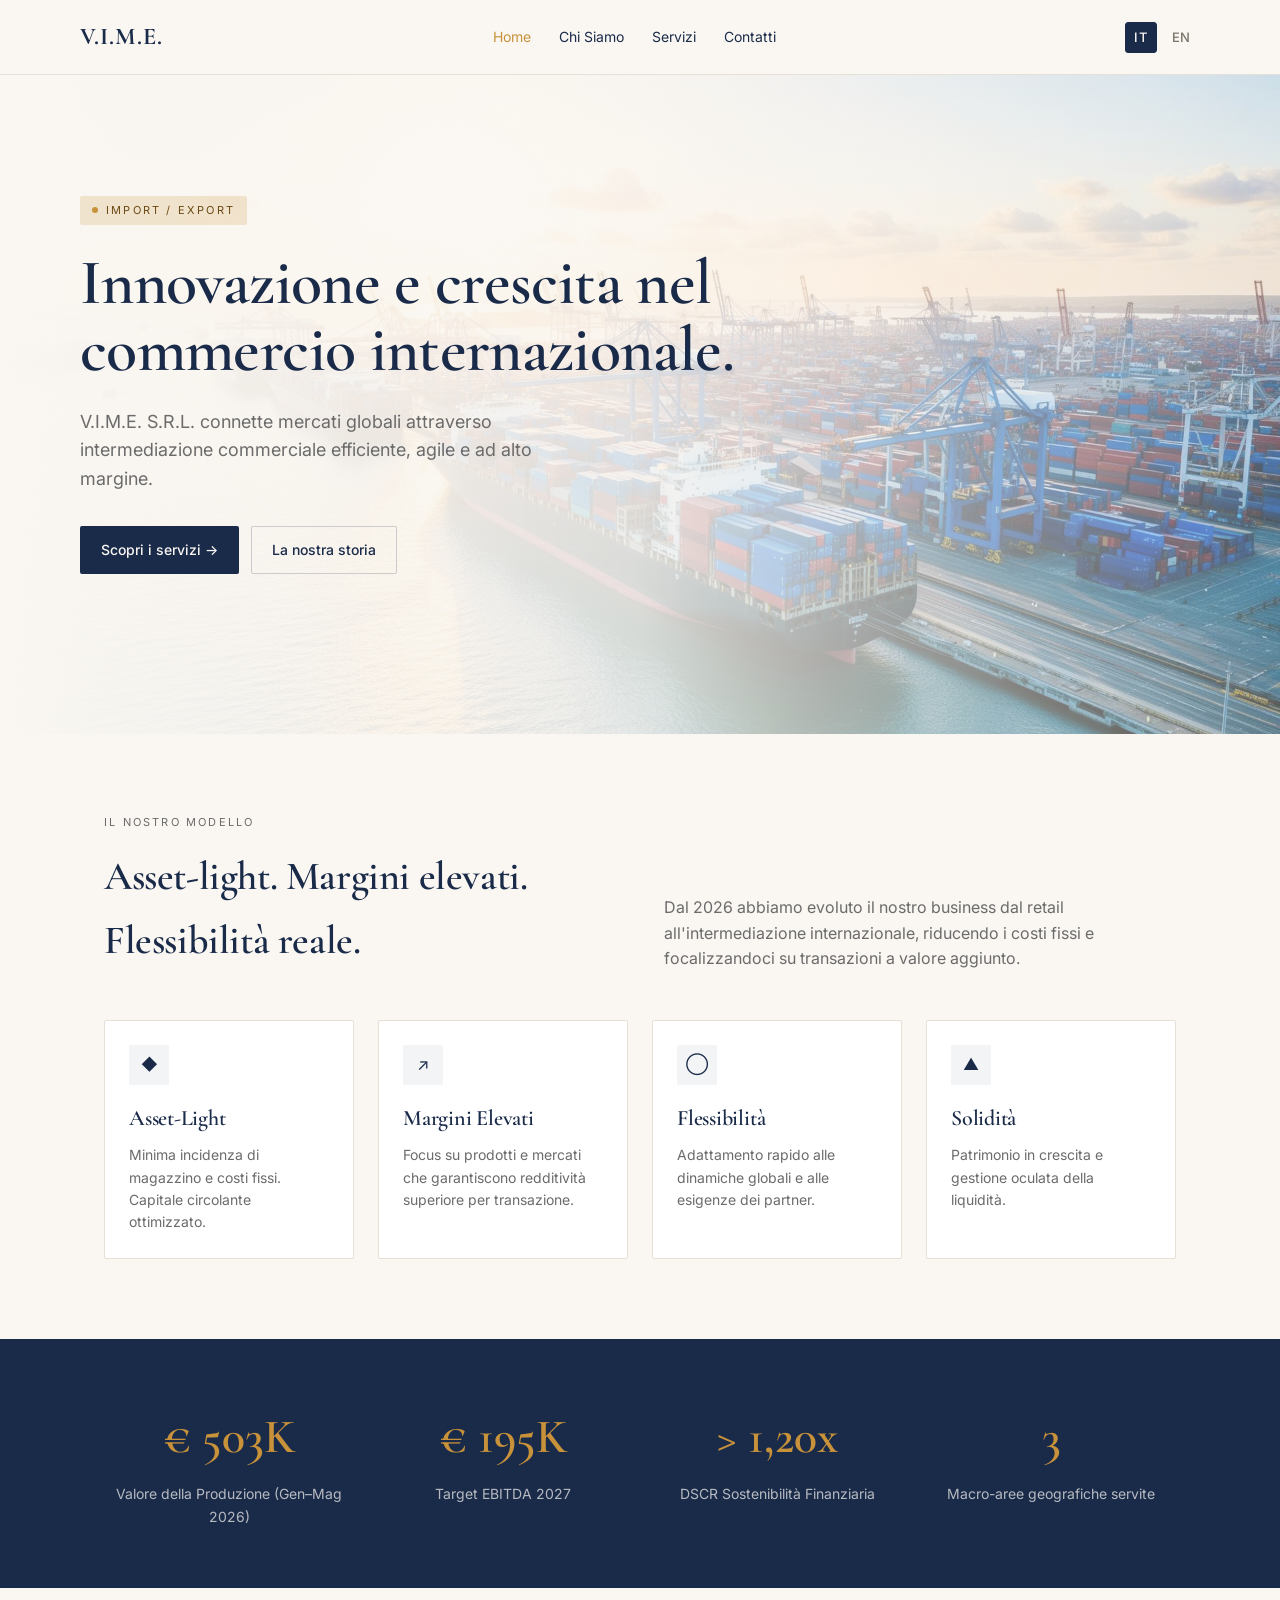
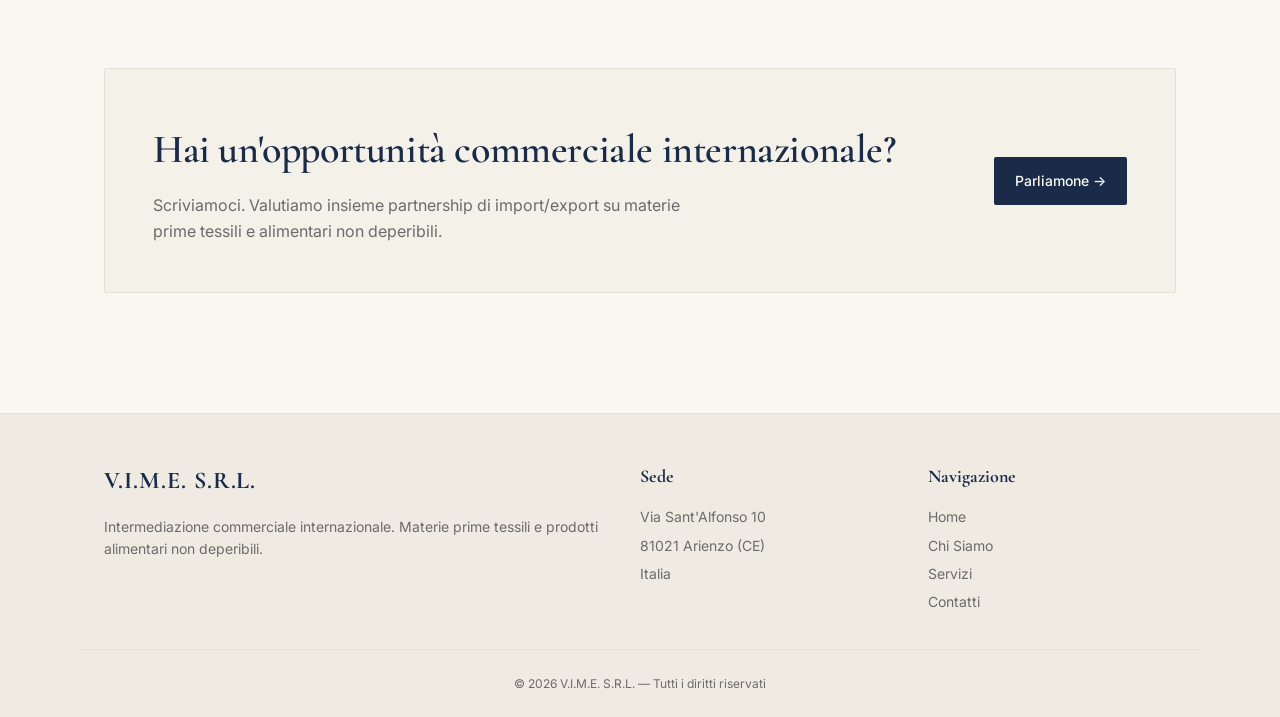
<file: index.html>
<!doctype html>
<html lang="it">
<head>
<meta charset="utf-8" />
<meta name="viewport" content="width=device-width, initial-scale=1" />
<title>V.I.M.E. S.R.L. — Import/Export Internazionale</title>
<meta name="description" content="Intermediazione commerciale internazionale tra Europa, Nord Africa e Medio Oriente. Materie prime tessili e prodotti alimentari non deperibili." />
<link rel="stylesheet" href="styles.css" />
</head>
<body>

<header class="site-header">
  <div class="container nav">
    <a href="index.html" class="brand">V.I.M.E.</a>
    <nav class="nav-links">
      <a href="index.html" class="active">Home</a>
      <a href="chi-siamo.html">Chi Siamo</a>
      <a href="servizi.html">Servizi</a>
      <a href="contatti.html">Contatti</a>
    </nav>
    <div class="lang-switch"><span class="lang-active">IT</span><a href="en/index.html">EN</a></div>
  </div>
</header>

<section class="hero">
  <div class="hero-bg">
    <img src="assets/hero-port.jpg" alt="Porto commerciale internazionale" />
    <div class="hero-overlay"></div>
  </div>
  <div class="container hero-inner">
    <span class="tag"><span class="dot"></span> Import / Export</span>
    <h1 class="serif h1">Innovazione e crescita nel commercio internazionale.</h1>
    <p class="lead">V.I.M.E. S.R.L. connette mercati globali attraverso intermediazione commerciale efficiente, agile e ad alto margine.</p>
    <div class="hero-actions">
      <a class="btn btn-primary" href="servizi.html">Scopri i servizi →</a>
      <a class="btn btn-outline" href="chi-siamo.html">La nostra storia</a>
    </div>
  </div>
</section>

<section class="block">
  <div class="container">
    <div class="split" style="align-items:end; margin-bottom:48px;">
      <div>
        <p class="eyebrow">Il nostro modello</p>
        <h2 class="serif h2" style="margin-top:12px;">Asset-light. Margini elevati. Flessibilità reale.</h2>
      </div>
      <p class="muted">Dal 2026 abbiamo evoluto il nostro business dal retail all'intermediazione internazionale, riducendo i costi fissi e focalizzandoci su transazioni a valore aggiunto.</p>
    </div>
    <div class="grid grid-4">
      <div class="card"><div class="icon">◆</div><h3 class="serif h3">Asset-Light</h3><p>Minima incidenza di magazzino e costi fissi. Capitale circolante ottimizzato.</p></div>
      <div class="card"><div class="icon">↗</div><h3 class="serif h3">Margini Elevati</h3><p>Focus su prodotti e mercati che garantiscono redditività superiore per transazione.</p></div>
      <div class="card"><div class="icon">◯</div><h3 class="serif h3">Flessibilità</h3><p>Adattamento rapido alle dinamiche globali e alle esigenze dei partner.</p></div>
      <div class="card"><div class="icon">▲</div><h3 class="serif h3">Solidità</h3><p>Patrimonio in crescita e gestione oculata della liquidità.</p></div>
    </div>
  </div>
</section>

<section class="stats">
  <div class="container">
    <div class="grid grid-4">
      <div><div class="stat-k">€ 503K</div><div class="stat-v">Valore della Produzione (Gen–Mag 2026)</div></div>
      <div><div class="stat-k">€ 195K</div><div class="stat-v">Target EBITDA 2027</div></div>
      <div><div class="stat-k">&gt; 1,20x</div><div class="stat-v">DSCR Sostenibilità Finanziaria</div></div>
      <div><div class="stat-k">3</div><div class="stat-v">Macro-aree geografiche servite</div></div>
    </div>
  </div>
</section>

<section class="block">
  <div class="container">
    <div class="cta">
      <div>
        <h2 class="serif h2">Hai un'opportunità commerciale internazionale?</h2>
        <p class="muted" style="margin-top:12px; max-width:560px;">Scriviamoci. Valutiamo insieme partnership di import/export su materie prime tessili e alimentari non deperibili.</p>
      </div>
      <a class="btn btn-primary" href="contatti.html">Parliamone →</a>
    </div>
  </div>
</section>

<footer class="site-footer">
  <div class="container grid">
    <div>
      <div class="brand" style="margin-bottom:12px;">V.I.M.E. S.R.L.</div>
      <p>Intermediazione commerciale internazionale. Materie prime tessili e prodotti alimentari non deperibili.</p>
    </div>
    <div>
      <h4>Sede</h4>
      <p>Via Sant'Alfonso 10</p>
      <p>81021 Arienzo (CE)</p>
      <p>Italia</p>
    </div>
    <div>
      <h4>Navigazione</h4>
      <a href="index.html">Home</a>
      <a href="chi-siamo.html">Chi Siamo</a>
      <a href="servizi.html">Servizi</a>
      <a href="contatti.html">Contatti</a>
    </div>
  </div>
  <div class="container copyright">© 2026 V.I.M.E. S.R.L. — Tutti i diritti riservati</div>
</footer>

</body>
</html>
</file>
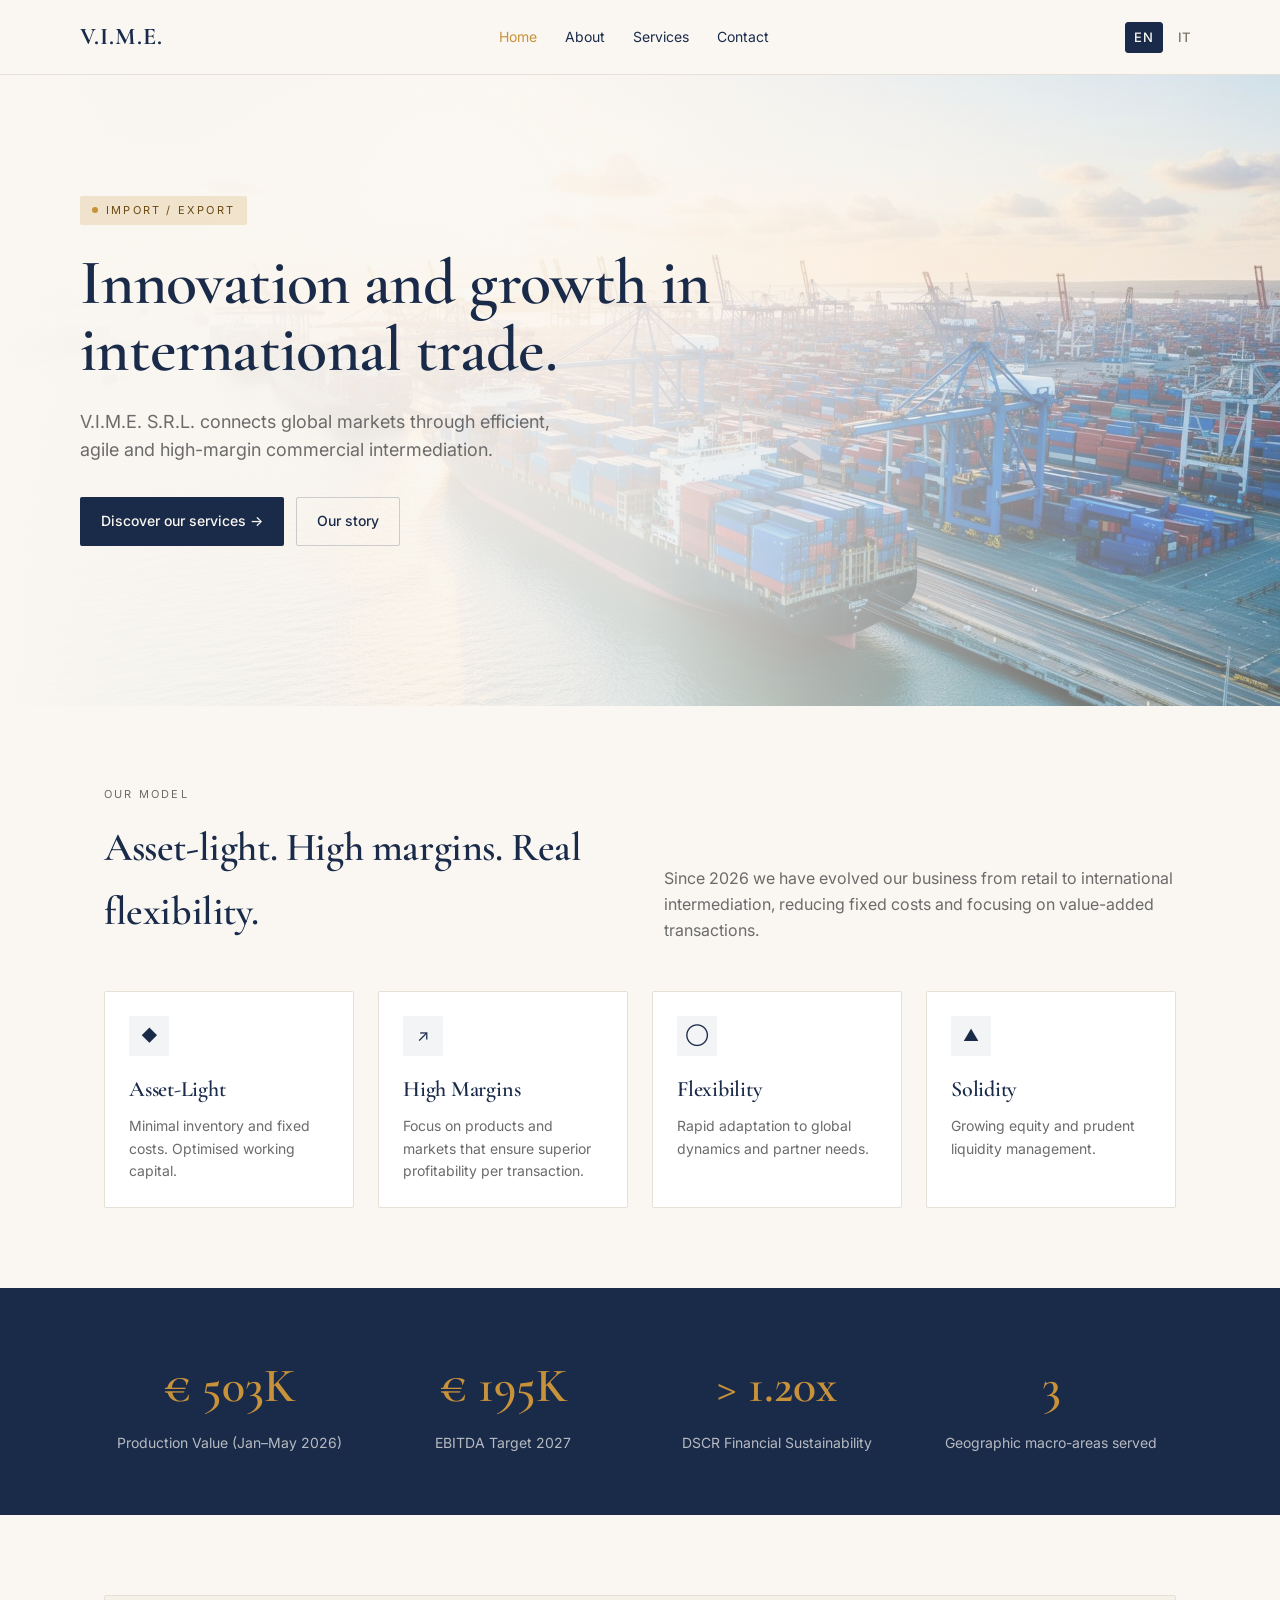
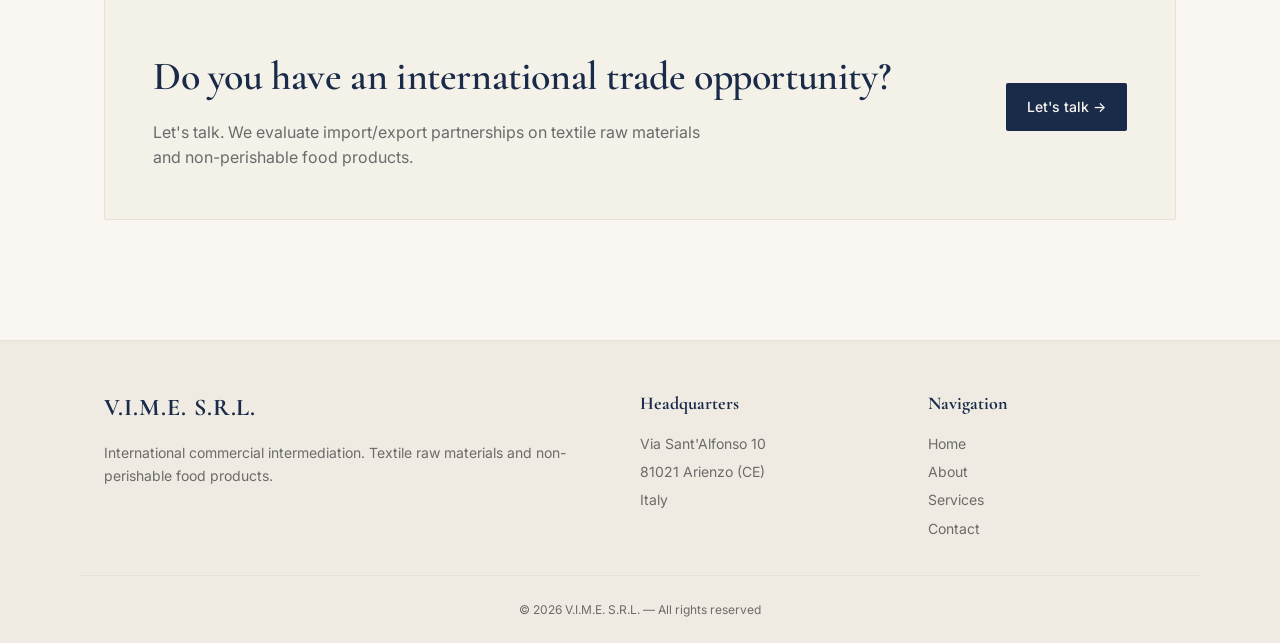
<file: en/index.html>
<!doctype html>
<html lang="en">
<head>
<meta charset="utf-8" />
<meta name="viewport" content="width=device-width, initial-scale=1" />
<title>V.I.M.E. S.R.L. — International Import/Export</title>
<meta name="description" content="International commercial intermediation across Europe, North Africa and the Middle East. Textile raw materials and non-perishable food products." />
<link rel="stylesheet" href="../styles.css" />
</head>
<body>

<header class="site-header">
  <div class="container nav">
    <a href="index.html" class="brand">V.I.M.E.</a>
    <nav class="nav-links">
      <a href="index.html" class="active">Home</a>
      <a href="about.html">About</a>
      <a href="services.html">Services</a>
      <a href="contact.html">Contact</a>
    </nav>
    <div class="lang-switch"><span class="lang-active">EN</span><a href="../index.html">IT</a></div>
  </div>
</header>

<section class="hero">
  <div class="hero-bg">
    <img src="../assets/hero-port.jpg" alt="International commercial port" />
    <div class="hero-overlay"></div>
  </div>
  <div class="container hero-inner">
    <span class="tag"><span class="dot"></span> Import / Export</span>
    <h1 class="serif h1">Innovation and growth in international trade.</h1>
    <p class="lead">V.I.M.E. S.R.L. connects global markets through efficient, agile and high-margin commercial intermediation.</p>
    <div class="hero-actions">
      <a class="btn btn-primary" href="services.html">Discover our services →</a>
      <a class="btn btn-outline" href="about.html">Our story</a>
    </div>
  </div>
</section>

<section class="block">
  <div class="container">
    <div class="split" style="align-items:end; margin-bottom:48px;">
      <div>
        <p class="eyebrow">Our model</p>
        <h2 class="serif h2" style="margin-top:12px;">Asset-light. High margins. Real flexibility.</h2>
      </div>
      <p class="muted">Since 2026 we have evolved our business from retail to international intermediation, reducing fixed costs and focusing on value-added transactions.</p>
    </div>
    <div class="grid grid-4">
      <div class="card"><div class="icon">◆</div><h3 class="serif h3">Asset-Light</h3><p>Minimal inventory and fixed costs. Optimised working capital.</p></div>
      <div class="card"><div class="icon">↗</div><h3 class="serif h3">High Margins</h3><p>Focus on products and markets that ensure superior profitability per transaction.</p></div>
      <div class="card"><div class="icon">◯</div><h3 class="serif h3">Flexibility</h3><p>Rapid adaptation to global dynamics and partner needs.</p></div>
      <div class="card"><div class="icon">▲</div><h3 class="serif h3">Solidity</h3><p>Growing equity and prudent liquidity management.</p></div>
    </div>
  </div>
</section>

<section class="stats">
  <div class="container">
    <div class="grid grid-4">
      <div><div class="stat-k">€ 503K</div><div class="stat-v">Production Value (Jan–May 2026)</div></div>
      <div><div class="stat-k">€ 195K</div><div class="stat-v">EBITDA Target 2027</div></div>
      <div><div class="stat-k">&gt; 1.20x</div><div class="stat-v">DSCR Financial Sustainability</div></div>
      <div><div class="stat-k">3</div><div class="stat-v">Geographic macro-areas served</div></div>
    </div>
  </div>
</section>

<section class="block">
  <div class="container">
    <div class="cta">
      <div>
        <h2 class="serif h2">Do you have an international trade opportunity?</h2>
        <p class="muted" style="margin-top:12px; max-width:560px;">Let's talk. We evaluate import/export partnerships on textile raw materials and non-perishable food products.</p>
      </div>
      <a class="btn btn-primary" href="contact.html">Let's talk →</a>
    </div>
  </div>
</section>

<footer class="site-footer">
  <div class="container grid">
    <div>
      <div class="brand" style="margin-bottom:12px;">V.I.M.E. S.R.L.</div>
      <p>International commercial intermediation. Textile raw materials and non-perishable food products.</p>
    </div>
    <div>
      <h4>Headquarters</h4>
      <p>Via Sant'Alfonso 10</p>
      <p>81021 Arienzo (CE)</p>
      <p>Italy</p>
    </div>
    <div>
      <h4>Navigation</h4>
      <a href="index.html">Home</a>
      <a href="about.html">About</a>
      <a href="services.html">Services</a>
      <a href="contact.html">Contact</a>
    </div>
  </div>
  <div class="container copyright">© 2026 V.I.M.E. S.R.L. — All rights reserved</div>
</footer>

</body>
</html>
</file>
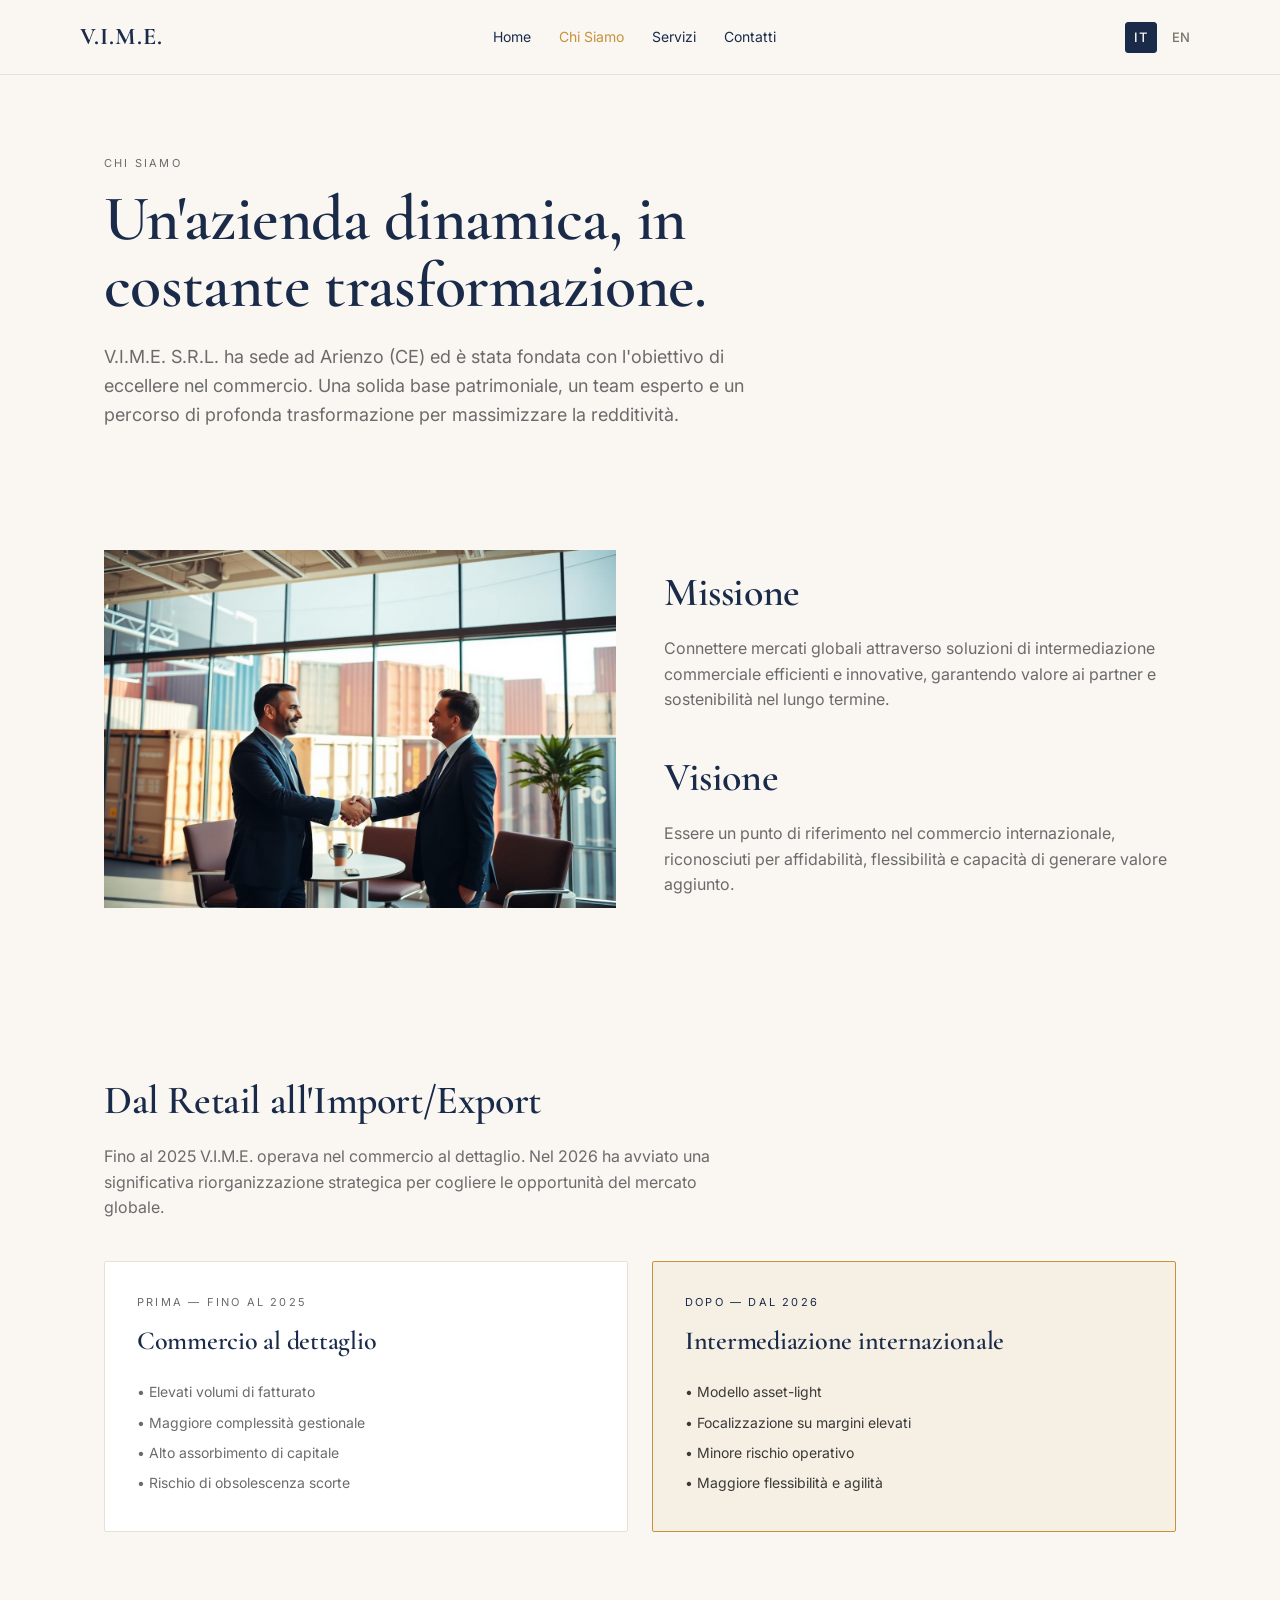
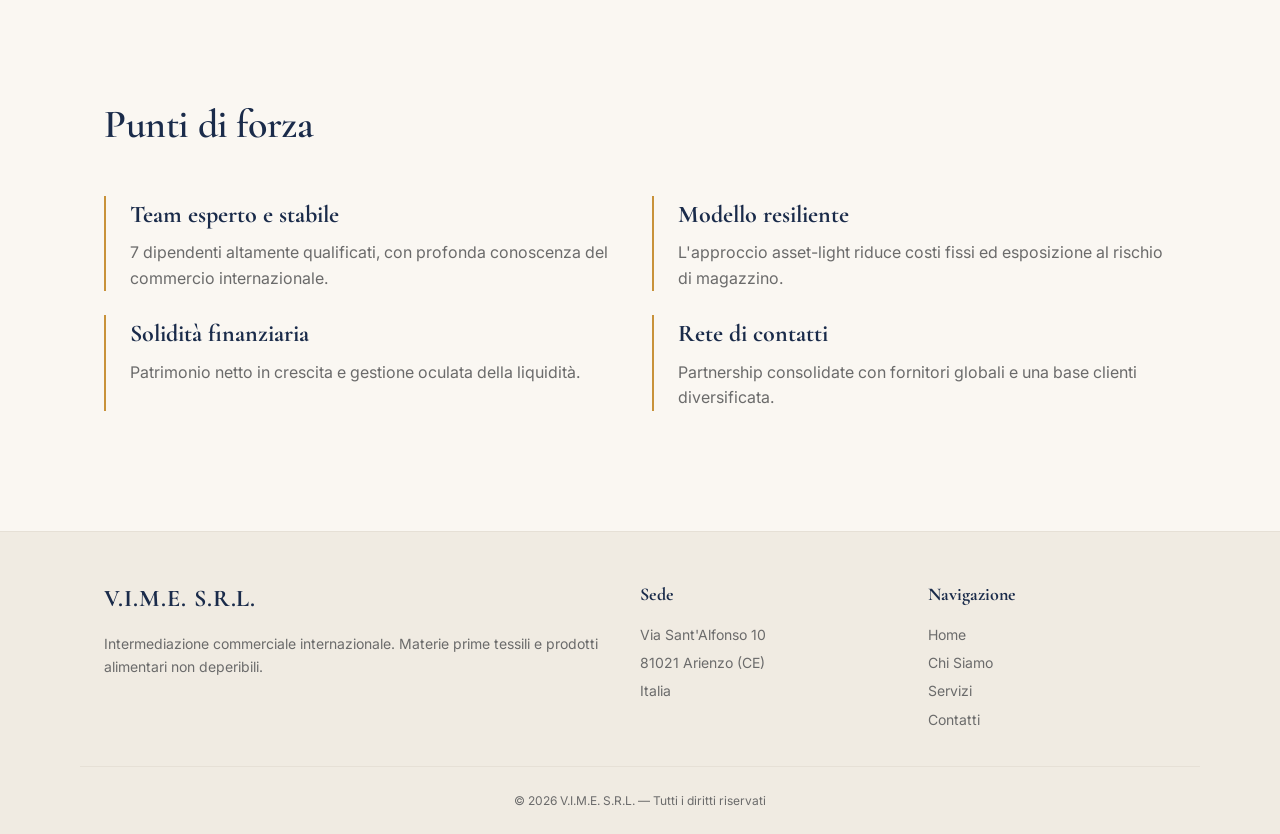
<file: chi-siamo.html>
<!doctype html>
<html lang="it">
<head>
<meta charset="utf-8" />
<meta name="viewport" content="width=device-width, initial-scale=1" />
<title>Chi Siamo — V.I.M.E. S.R.L.</title>
<meta name="description" content="V.I.M.E. S.R.L., azienda di Arienzo (CE), evolve dal retail all'intermediazione commerciale internazionale con un team esperto e un modello asset-light." />
<link rel="stylesheet" href="styles.css" />
</head>
<body>

<header class="site-header">
  <div class="container nav">
    <a href="index.html" class="brand">V.I.M.E.</a>
    <nav class="nav-links">
      <a href="index.html">Home</a>
      <a href="chi-siamo.html" class="active">Chi Siamo</a>
      <a href="servizi.html">Servizi</a>
      <a href="contatti.html">Contatti</a>
    </nav>
    <div class="lang-switch"><span class="lang-active">IT</span><a href="en/about.html">EN</a></div>
  </div>
</header>

<section class="block" style="padding-top:80px; padding-bottom:40px;">
  <div class="container">
    <p class="eyebrow">Chi Siamo</p>
    <h1 class="serif h1" style="margin-top:12px;">Un'azienda dinamica, in costante trasformazione.</h1>
    <p class="muted" style="margin-top:24px; font-size:18px; max-width:640px;">V.I.M.E. S.R.L. ha sede ad Arienzo (CE) ed è stata fondata con l'obiettivo di eccellere nel commercio. Una solida base patrimoniale, un team esperto e un percorso di profonda trasformazione per massimizzare la redditività.</p>
  </div>
</section>

<section class="block">
  <div class="container split">
    <img src="assets/about-handshake.jpg" alt="Partnership commerciale" />
    <div>
      <div style="margin-bottom:32px;">
        <h2 class="serif h2">Missione</h2>
        <p class="muted" style="margin-top:12px;">Connettere mercati globali attraverso soluzioni di intermediazione commerciale efficienti e innovative, garantendo valore ai partner e sostenibilità nel lungo termine.</p>
      </div>
      <div>
        <h2 class="serif h2">Visione</h2>
        <p class="muted" style="margin-top:12px;">Essere un punto di riferimento nel commercio internazionale, riconosciuti per affidabilità, flessibilità e capacità di generare valore aggiunto.</p>
      </div>
    </div>
  </div>
</section>

<section class="block">
  <div class="container">
    <h2 class="serif h2">Dal Retail all'Import/Export</h2>
    <p class="muted" style="margin-top:12px; max-width:640px; margin-bottom:40px;">Fino al 2025 V.I.M.E. operava nel commercio al dettaglio. Nel 2026 ha avviato una significativa riorganizzazione strategica per cogliere le opportunità del mercato globale.</p>
    <div class="grid grid-2">
      <div class="ba-card ba-old">
        <p class="eyebrow">Prima — fino al 2025</p>
        <h3 class="serif" style="font-size:26px; color:var(--primary); margin-top:8px;">Commercio al dettaglio</h3>
        <ul>
          <li>• Elevati volumi di fatturato</li>
          <li>• Maggiore complessità gestionale</li>
          <li>• Alto assorbimento di capitale</li>
          <li>• Rischio di obsolescenza scorte</li>
        </ul>
      </div>
      <div class="ba-card ba-new">
        <p class="eyebrow" style="color:var(--primary);">Dopo — dal 2026</p>
        <h3 class="serif" style="font-size:26px; color:var(--primary); margin-top:8px;">Intermediazione internazionale</h3>
        <ul style="color:#3a3a3a;">
          <li>• Modello asset-light</li>
          <li>• Focalizzazione su margini elevati</li>
          <li>• Minore rischio operativo</li>
          <li>• Maggiore flessibilità e agilità</li>
        </ul>
      </div>
    </div>
  </div>
</section>

<section class="block">
  <div class="container">
    <h2 class="serif h2" style="margin-bottom:40px;">Punti di forza</h2>
    <div class="grid grid-2">
      <div class="pillar"><h3>Team esperto e stabile</h3><p>7 dipendenti altamente qualificati, con profonda conoscenza del commercio internazionale.</p></div>
      <div class="pillar"><h3>Modello resiliente</h3><p>L'approccio asset-light riduce costi fissi ed esposizione al rischio di magazzino.</p></div>
      <div class="pillar"><h3>Solidità finanziaria</h3><p>Patrimonio netto in crescita e gestione oculata della liquidità.</p></div>
      <div class="pillar"><h3>Rete di contatti</h3><p>Partnership consolidate con fornitori globali e una base clienti diversificata.</p></div>
    </div>
  </div>
</section>

<footer class="site-footer">
  <div class="container grid">
    <div>
      <div class="brand" style="margin-bottom:12px;">V.I.M.E. S.R.L.</div>
      <p>Intermediazione commerciale internazionale. Materie prime tessili e prodotti alimentari non deperibili.</p>
    </div>
    <div>
      <h4>Sede</h4>
      <p>Via Sant'Alfonso 10</p>
      <p>81021 Arienzo (CE)</p>
      <p>Italia</p>
    </div>
    <div>
      <h4>Navigazione</h4>
      <a href="index.html">Home</a>
      <a href="chi-siamo.html">Chi Siamo</a>
      <a href="servizi.html">Servizi</a>
      <a href="contatti.html">Contatti</a>
    </div>
  </div>
  <div class="container copyright">© 2026 V.I.M.E. S.R.L. — Tutti i diritti riservati</div>
</footer>

</body>
</html>
</file>
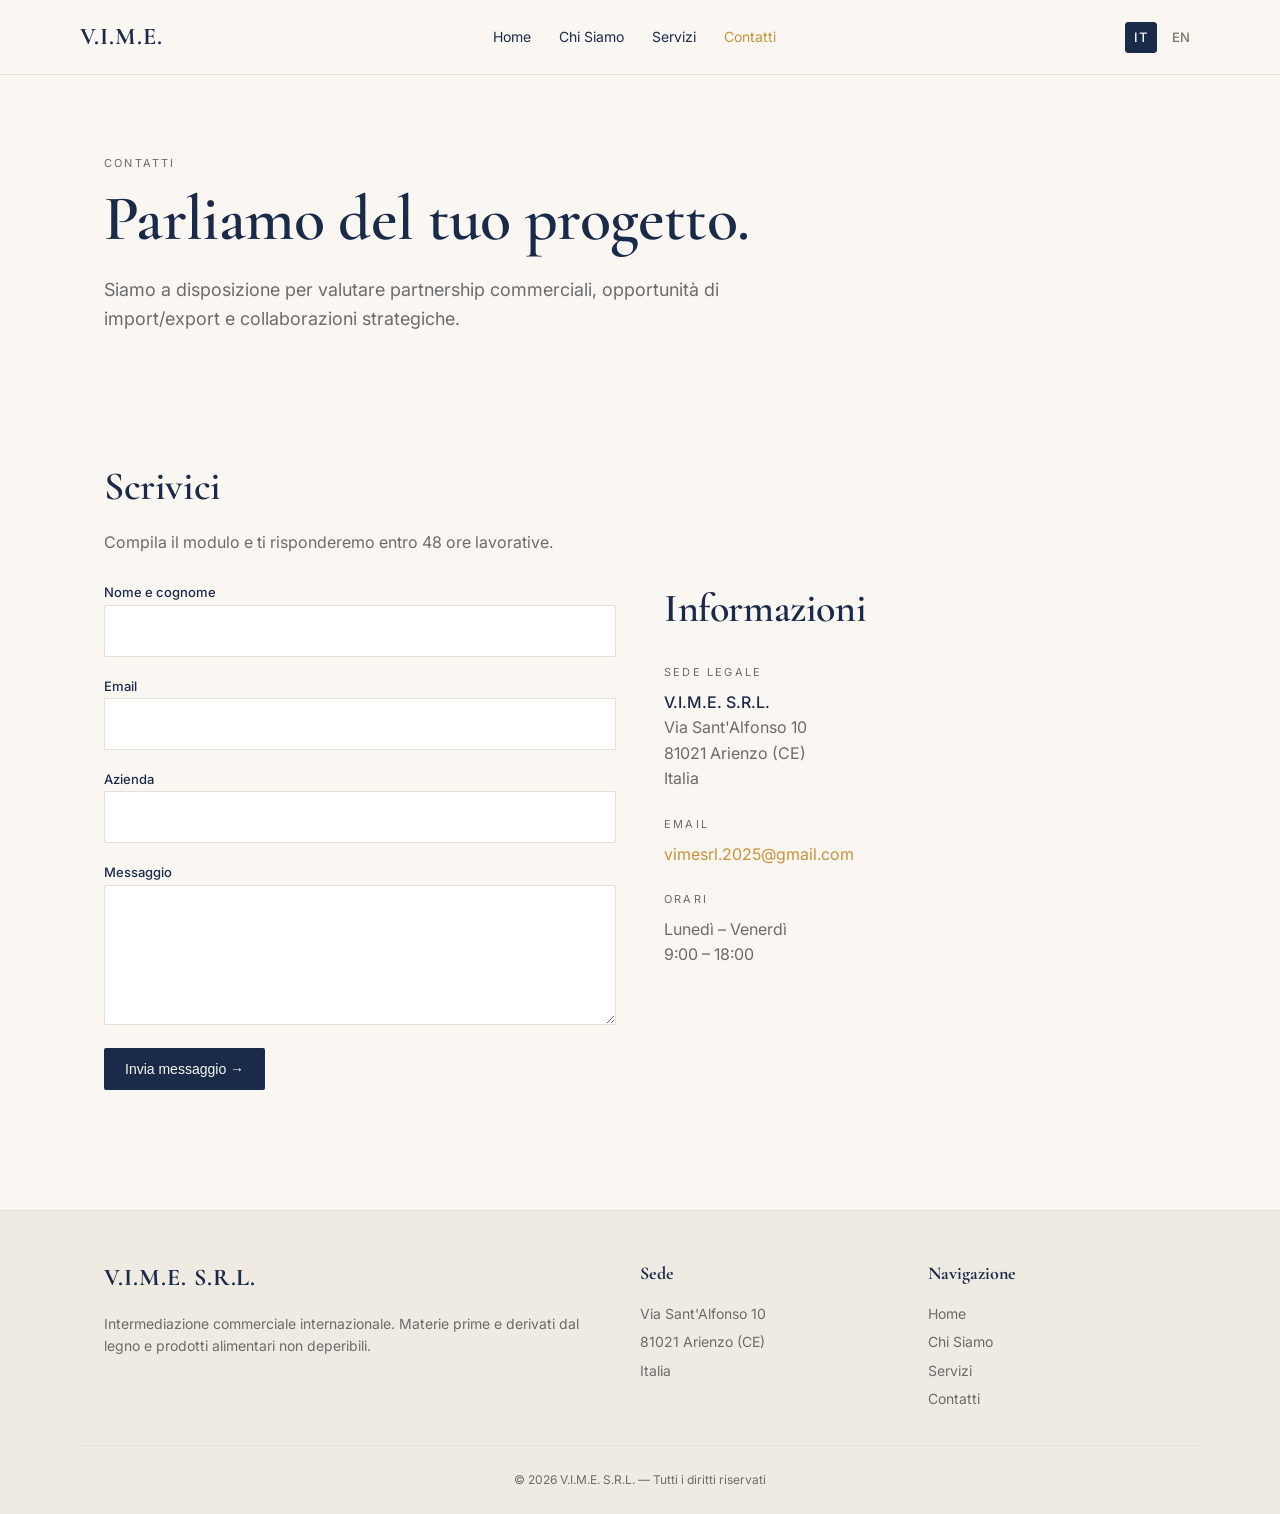
<file: contatti.html>
<!doctype html>
<html lang="it">
<head>
<meta charset="utf-8" />
<meta name="viewport" content="width=device-width, initial-scale=1" />
<title>Contatti — V.I.M.E. S.R.L.</title>
<meta name="description" content="Contatta V.I.M.E. S.R.L. per opportunità di import/export internazionale. Sede ad Arienzo (CE), Italia." />
<link rel="stylesheet" href="styles.css" />
</head>
<body>

<header class="site-header">
  <div class="container nav">
    <a href="index.html" class="brand">V.I.M.E.</a>
    <nav class="nav-links">
      <a href="index.html">Home</a>
      <a href="chi-siamo.html">Chi Siamo</a>
      <a href="servizi.html">Servizi</a>
      <a href="contatti.html" class="active">Contatti</a>
    </nav>
    <div class="lang-switch"><span class="lang-active">IT</span><a href="en/contact.html">EN</a></div>
  </div>
</header>

<section class="block" style="padding-top:80px; padding-bottom:40px;">
  <div class="container">
    <p class="eyebrow">Contatti</p>
    <h1 class="serif h1" style="margin-top:12px;">Parliamo del tuo progetto.</h1>
    <p class="muted" style="margin-top:24px; font-size:18px; max-width:640px;">Siamo a disposizione per valutare partnership commerciali, opportunità di import/export e collaborazioni strategiche.</p>
  </div>
</section>

<section class="block">
  <div class="container split">
    <div>
      <h2 class="serif h2">Scrivici</h2>
      <p class="muted" style="margin-top:12px; margin-bottom:24px;">Compila il modulo e ti risponderemo entro 48 ore lavorative.</p>

      <form class="form" id="contact-form" onsubmit="
        event.preventDefault();
        var email = document.getElementById('email').value;
        var anchor = document.getElementById('form-success-email');
        anchor.textContent = email;
        anchor.href = 'mailto:' + email;
        document.getElementById('form-success').style.display='block';
        this.reset();
      ">

        <div>
          <label for="nome">Nome e cognome</label>
          <input id="nome" type="text" required />
        </div>
        <div>
          <label for="email">Email</label>
          <input id="email" type="email" required />
        </div>
        <div>
          <label for="azienda">Azienda</label>
          <input id="azienda" type="text" />
        </div>
        <div>
          <label for="msg">Messaggio</label>
          <textarea id="msg" required></textarea>
        </div>
        <button type="submit" class="btn btn-primary" style="justify-self:start;">Invia messaggio →</button>

        <div id="form-success" style="display:none; margin-top:16px; padding:16px; background:#f0faf4; border-left:3px solid var(--accent); color:var(--primary);">
          Grazie! Ti ricontatteremo a breve all'indirizzo:
          <a id="form-success-email" href="#" style="color:var(--accent);"></a>
        </div>
      </form>
    </div>

    <div>
      <h2 class="serif h2">Informazioni</h2>
      <div style="margin-top:24px;">
        <div style="margin-bottom:24px;">
          <p class="eyebrow">Sede legale</p>
          <p style="margin-top:8px; color:var(--primary); font-weight:500;">V.I.M.E. S.R.L.</p>
          <p class="muted">Via Sant'Alfonso 10<br/>81021 Arienzo (CE)<br/>Italia</p>
        </div>
        <div style="margin-bottom:24px;">
          <p class="eyebrow">Email</p>
          <p style="margin-top:8px;"><a href="mailto:vimesrl.2025@gmail.com" style="color:var(--accent);">vimesrl.2025@gmail.com</a></p>
        </div>
        <div>
          <p class="eyebrow">Orari</p>
          <p class="muted" style="margin-top:8px;">Lunedì – Venerdì<br/>9:00 – 18:00</p>
        </div>
      </div>
    </div>
  </div>
</section>

<footer class="site-footer">
  <div class="container grid">
    <div>
      <div class="brand" style="margin-bottom:12px;">V.I.M.E. S.R.L.</div>
      <p>Intermediazione commerciale internazionale. Materie prime e derivati dal legno e prodotti alimentari non deperibili.</p>
    </div>
    <div>
      <h4>Sede</h4>
      <p>Via Sant'Alfonso 10</p>
      <p>81021 Arienzo (CE)</p>
      <p>Italia</p>
    </div>
    <div>
      <h4>Navigazione</h4>
      <a href="index.html">Home</a>
      <a href="chi-siamo.html">Chi Siamo</a>
      <a href="servizi.html">Servizi</a>
      <a href="contatti.html">Contatti</a>
    </div>
  </div>
  <div class="container copyright">© 2026 V.I.M.E. S.R.L. — Tutti i diritti riservati</div>
</footer>

</body>
</html>
</file>
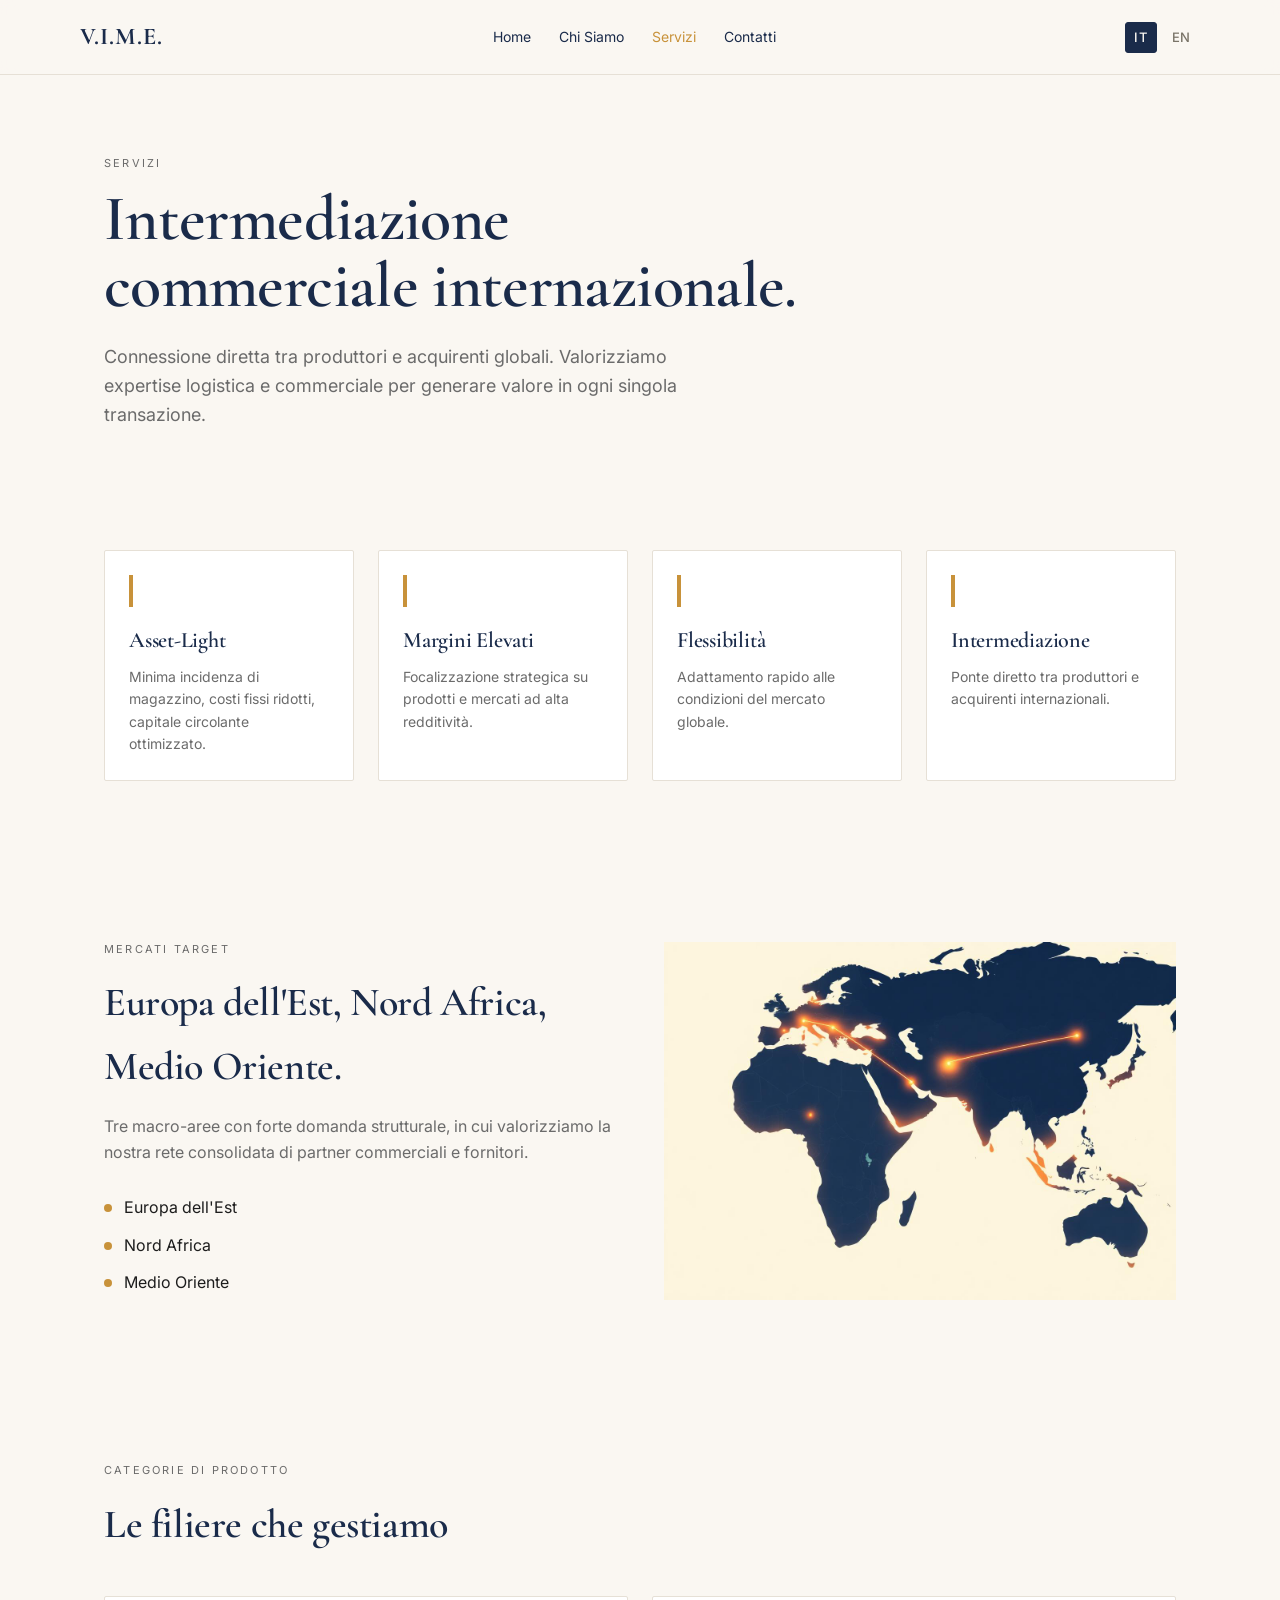
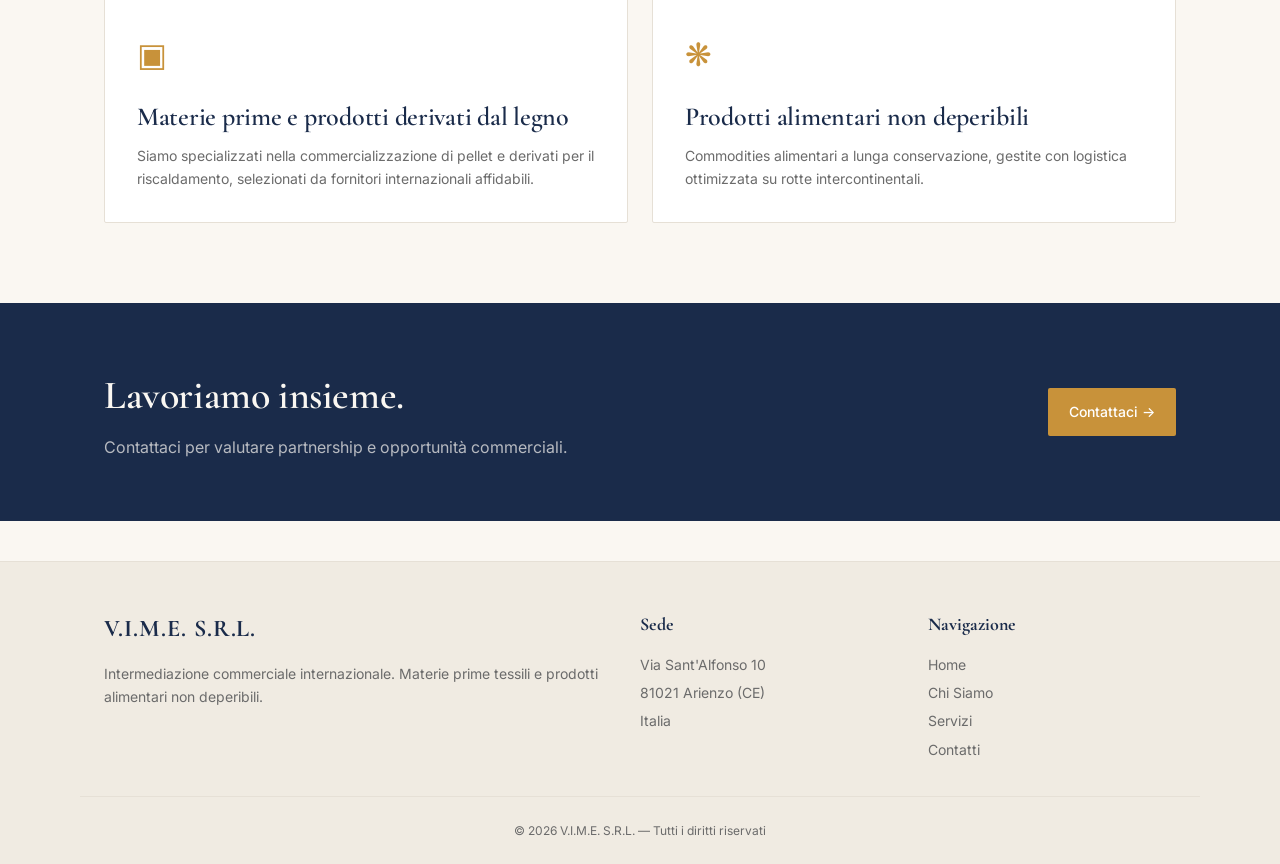
<file: servizi.html>
<!doctype html>
<html lang="it">
<head>
<meta charset="utf-8" />
<meta name="viewport" content="width=device-width, initial-scale=1" />
<title>Servizi — Import/Export V.I.M.E. S.R.L.</title>
<meta name="description" content="Intermediazione commerciale internazionale: materie prime tessili e prodotti alimentari non deperibili tra Europa dell'Est, Nord Africa e Medio Oriente." />
<link rel="stylesheet" href="styles.css" />
</head>
<body>

<header class="site-header">
  <div class="container nav">
    <a href="index.html" class="brand">V.I.M.E.</a>
    <nav class="nav-links">
      <a href="index.html">Home</a>
      <a href="chi-siamo.html">Chi Siamo</a>
      <a href="servizi.html" class="active">Servizi</a>
      <a href="contatti.html">Contatti</a>
    </nav>
    <div class="lang-switch"><span class="lang-active">IT</span><a href="en/services.html">EN</a></div>
  </div>
</header>

<section class="block" style="padding-top:80px; padding-bottom:40px;">
  <div class="container">
    <p class="eyebrow">Servizi</p>
    <h1 class="serif h1" style="margin-top:12px;">Intermediazione commerciale internazionale.</h1>
    <p class="muted" style="margin-top:24px; font-size:18px; max-width:640px;">Connessione diretta tra produttori e acquirenti globali. Valorizziamo expertise logistica e commerciale per generare valore in ogni singola transazione.</p>
  </div>
</section>

<section class="block">
  <div class="container">
    <div class="grid grid-4">
      <div class="card"><div style="width:4px; height:32px; background:var(--accent); margin-bottom:16px;"></div><h3 class="serif h3">Asset-Light</h3><p>Minima incidenza di magazzino, costi fissi ridotti, capitale circolante ottimizzato.</p></div>
      <div class="card"><div style="width:4px; height:32px; background:var(--accent); margin-bottom:16px;"></div><h3 class="serif h3">Margini Elevati</h3><p>Focalizzazione strategica su prodotti e mercati ad alta redditività.</p></div>
      <div class="card"><div style="width:4px; height:32px; background:var(--accent); margin-bottom:16px;"></div><h3 class="serif h3">Flessibilità</h3><p>Adattamento rapido alle condizioni del mercato globale.</p></div>
      <div class="card"><div style="width:4px; height:32px; background:var(--accent); margin-bottom:16px;"></div><h3 class="serif h3">Intermediazione</h3><p>Ponte diretto tra produttori e acquirenti internazionali.</p></div>
    </div>
  </div>
</section>

<section class="block">
  <div class="container split">
    <div>
      <p class="eyebrow">Mercati target</p>
      <h2 class="serif h2" style="margin-top:12px;">Europa dell'Est, Nord Africa, Medio Oriente.</h2>
      <p class="muted" style="margin-top:16px;">Tre macro-aree con forte domanda strutturale, in cui valorizziamo la nostra rete consolidata di partner commerciali e fornitori.</p>
      <ul class="bullet-list">
        <li><span class="dot"></span> Europa dell'Est</li>
        <li><span class="dot"></span> Nord Africa</li>
        <li><span class="dot"></span> Medio Oriente</li>
      </ul>
    </div>
    <img src="assets/services-map.jpg" alt="Mappa dei mercati target" />
  </div>
</section>

<section class="block">
  <div class="container">
    <p class="eyebrow">Categorie di prodotto</p>
    <h2 class="serif h2" style="margin-top:12px; margin-bottom:40px;">Le filiere che gestiamo</h2>
    <div class="grid grid-2">
      <div class="card" style="padding:32px;">
        <div style="font-size:32px; color:var(--accent); margin-bottom:16px;">▣</div>
        <h3 class="serif" style="font-size:26px; color:var(--primary);">Materie prime e prodotti derivati dal legno</h3>
        <p>Siamo specializzati nella commercializzazione di pellet e derivati per il riscaldamento, selezionati da fornitori internazionali affidabili.</p>
      </div>
      <div class="card" style="padding:32px;">
        <div style="font-size:32px; color:var(--accent); margin-bottom:16px;">❋</div>
        <h3 class="serif" style="font-size:26px; color:var(--primary);">Prodotti alimentari non deperibili</h3>
        <p>Commodities alimentari a lunga conservazione, gestite con logistica ottimizzata su rotte intercontinentali.</p>
      </div>
    </div>
  </div>
</section>

<section class="stats">
  <div class="container" style="padding:60px 24px; display:flex; justify-content:space-between; align-items:center; gap:24px; flex-wrap:wrap;">
    <div>
      <h2 class="serif h2" style="color:var(--primary-fg);">Lavoriamo insieme.</h2>
      <p style="color:rgba(250,247,242,0.7); margin-top:8px;">Contattaci per valutare partnership e opportunità commerciali.</p>
    </div>
    <a class="btn btn-accent" href="contatti.html">Contattaci →</a>
  </div>
</section>

<footer class="site-footer">
  <div class="container grid">
    <div>
      <div class="brand" style="margin-bottom:12px;">V.I.M.E. S.R.L.</div>
      <p>Intermediazione commerciale internazionale. Materie prime tessili e prodotti alimentari non deperibili.</p>
    </div>
    <div>
      <h4>Sede</h4>
      <p>Via Sant'Alfonso 10</p>
      <p>81021 Arienzo (CE)</p>
      <p>Italia</p>
    </div>
    <div>
      <h4>Navigazione</h4>
      <a href="index.html">Home</a>
      <a href="chi-siamo.html">Chi Siamo</a>
      <a href="servizi.html">Servizi</a>
      <a href="contatti.html">Contatti</a>
    </div>
  </div>
  <div class="container copyright">© 2026 V.I.M.E. S.R.L. — Tutti i diritti riservati</div>
</footer>

</body>
</html>
</file>
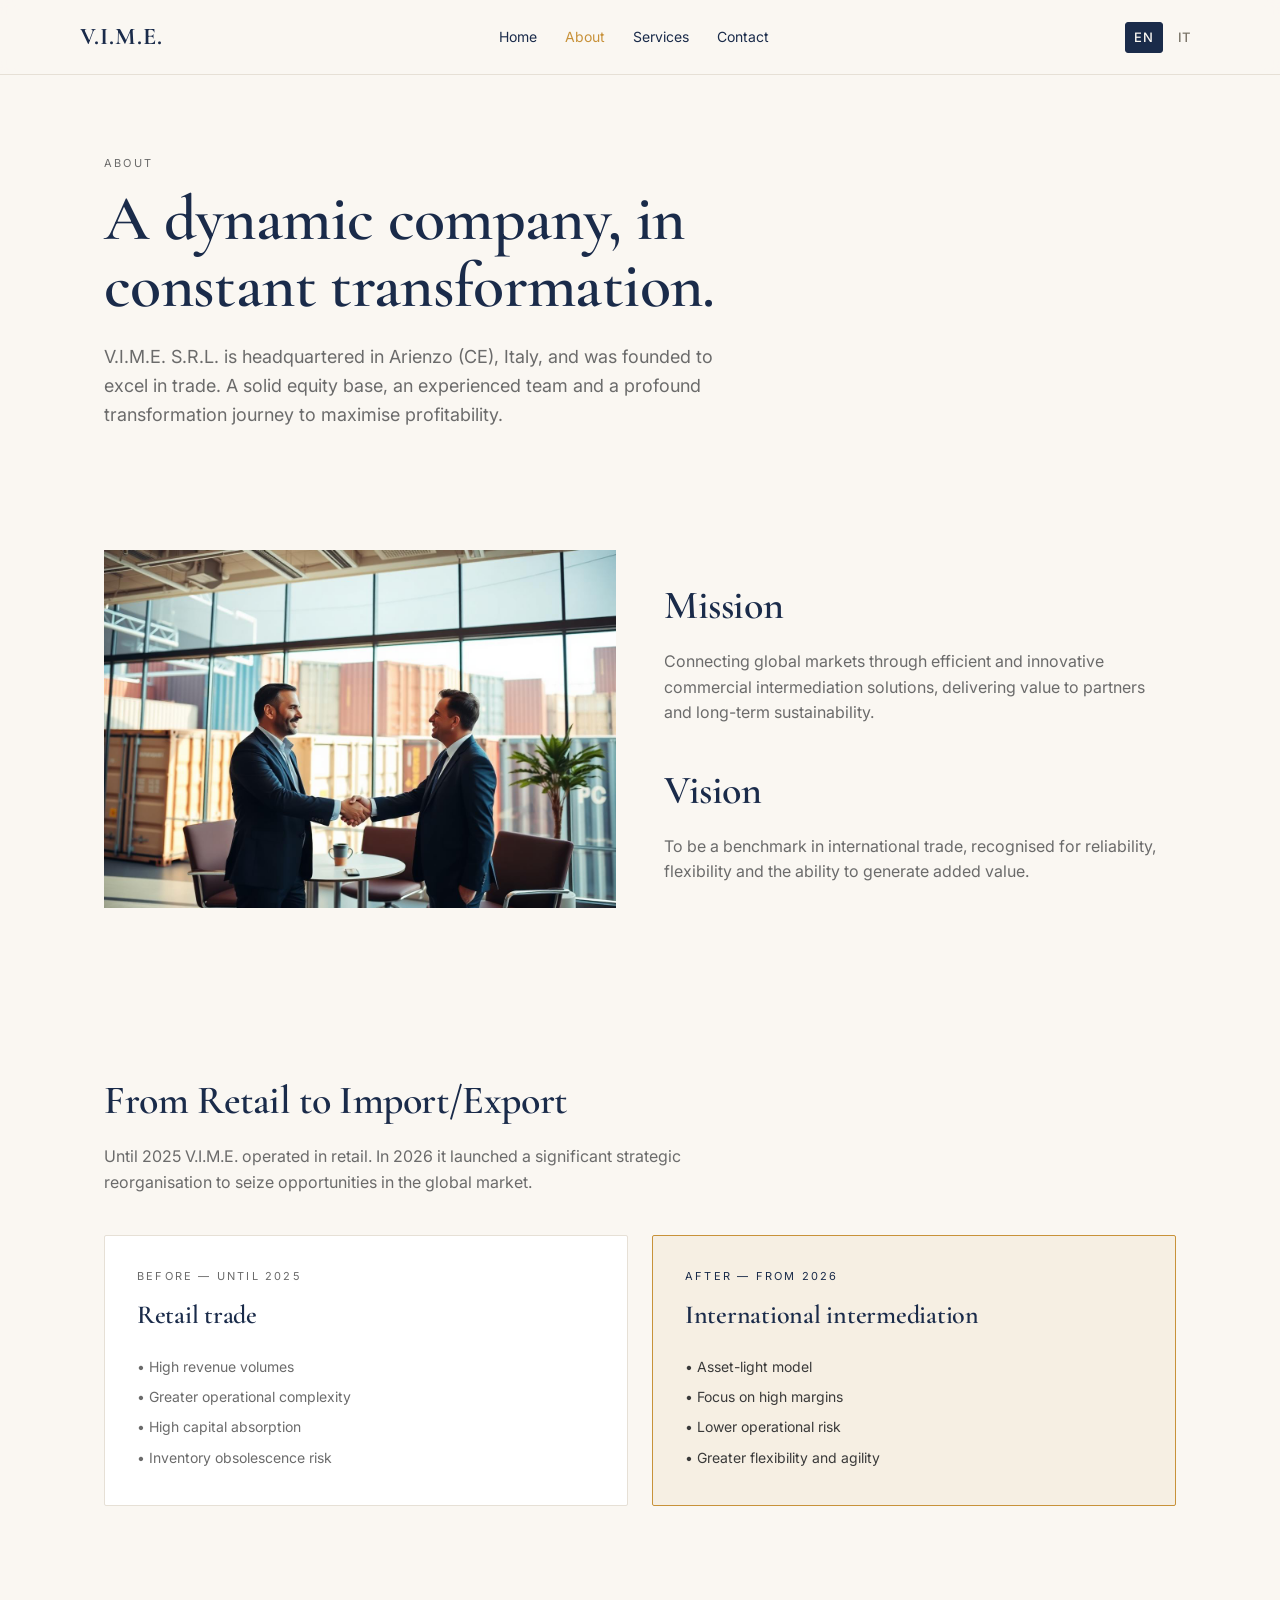
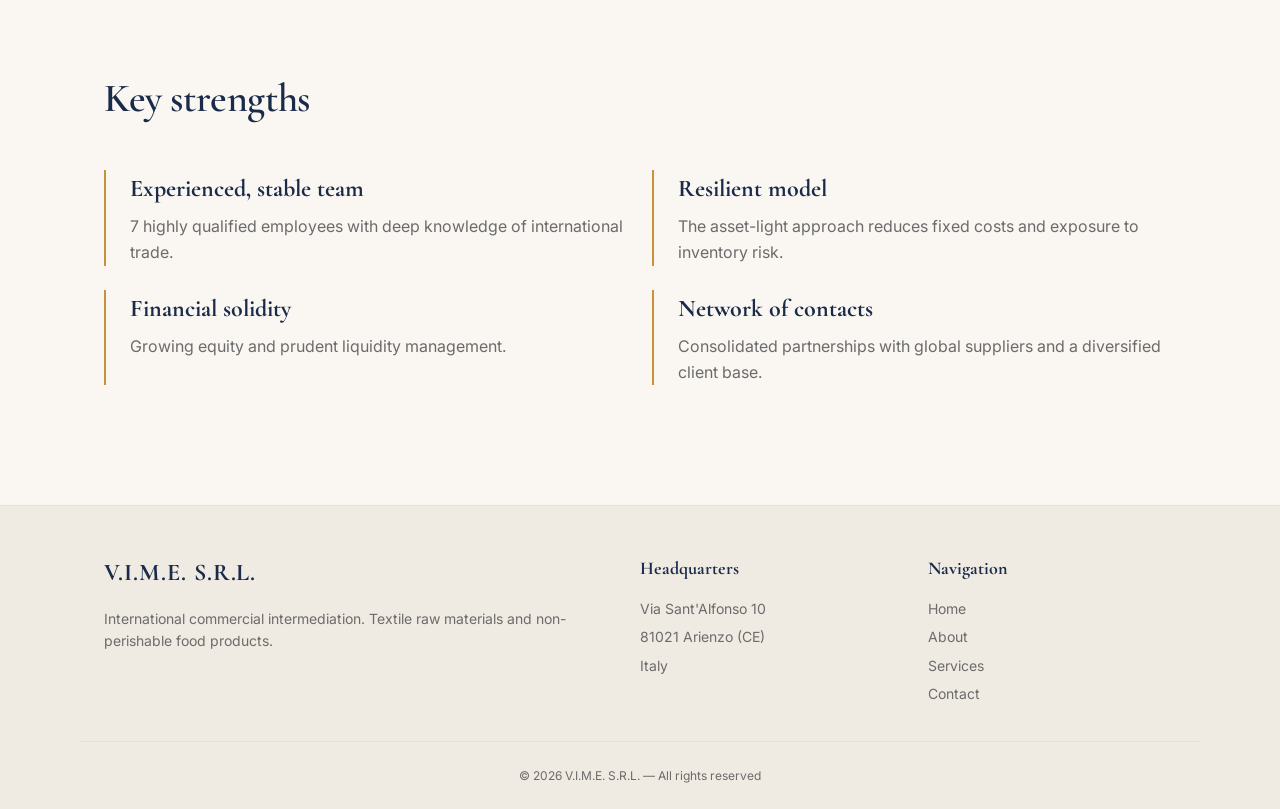
<file: en/about.html>
<!doctype html>
<html lang="en">
<head>
<meta charset="utf-8" />
<meta name="viewport" content="width=device-width, initial-scale=1" />
<title>About — V.I.M.E. S.R.L.</title>
<meta name="description" content="V.I.M.E. S.R.L., a company based in Arienzo (CE), Italy, evolves from retail to international commercial intermediation with an experienced team and an asset-light model." />
<link rel="stylesheet" href="../styles.css" />
</head>
<body>

<header class="site-header">
  <div class="container nav">
    <a href="index.html" class="brand">V.I.M.E.</a>
    <nav class="nav-links">
      <a href="index.html">Home</a>
      <a href="about.html" class="active">About</a>
      <a href="services.html">Services</a>
      <a href="contact.html">Contact</a>
    </nav>
    <div class="lang-switch"><span class="lang-active">EN</span><a href="../chi-siamo.html">IT</a></div>
  </div>
</header>

<section class="block" style="padding-top:80px; padding-bottom:40px;">
  <div class="container">
    <p class="eyebrow">About</p>
    <h1 class="serif h1" style="margin-top:12px;">A dynamic company, in constant transformation.</h1>
    <p class="muted" style="margin-top:24px; font-size:18px; max-width:640px;">V.I.M.E. S.R.L. is headquartered in Arienzo (CE), Italy, and was founded to excel in trade. A solid equity base, an experienced team and a profound transformation journey to maximise profitability.</p>
  </div>
</section>

<section class="block">
  <div class="container split">
    <img src="../assets/about-handshake.jpg" alt="Commercial partnership" />
    <div>
      <div style="margin-bottom:32px;">
        <h2 class="serif h2">Mission</h2>
        <p class="muted" style="margin-top:12px;">Connecting global markets through efficient and innovative commercial intermediation solutions, delivering value to partners and long-term sustainability.</p>
      </div>
      <div>
        <h2 class="serif h2">Vision</h2>
        <p class="muted" style="margin-top:12px;">To be a benchmark in international trade, recognised for reliability, flexibility and the ability to generate added value.</p>
      </div>
    </div>
  </div>
</section>

<section class="block">
  <div class="container">
    <h2 class="serif h2">From Retail to Import/Export</h2>
    <p class="muted" style="margin-top:12px; max-width:640px; margin-bottom:40px;">Until 2025 V.I.M.E. operated in retail. In 2026 it launched a significant strategic reorganisation to seize opportunities in the global market.</p>
    <div class="grid grid-2">
      <div class="ba-card ba-old">
        <p class="eyebrow">Before — until 2025</p>
        <h3 class="serif" style="font-size:26px; color:var(--primary); margin-top:8px;">Retail trade</h3>
        <ul>
          <li>• High revenue volumes</li>
          <li>• Greater operational complexity</li>
          <li>• High capital absorption</li>
          <li>• Inventory obsolescence risk</li>
        </ul>
      </div>
      <div class="ba-card ba-new">
        <p class="eyebrow" style="color:var(--primary);">After — from 2026</p>
        <h3 class="serif" style="font-size:26px; color:var(--primary); margin-top:8px;">International intermediation</h3>
        <ul style="color:#3a3a3a;">
          <li>• Asset-light model</li>
          <li>• Focus on high margins</li>
          <li>• Lower operational risk</li>
          <li>• Greater flexibility and agility</li>
        </ul>
      </div>
    </div>
  </div>
</section>

<section class="block">
  <div class="container">
    <h2 class="serif h2" style="margin-bottom:40px;">Key strengths</h2>
    <div class="grid grid-2">
      <div class="pillar"><h3>Experienced, stable team</h3><p>7 highly qualified employees with deep knowledge of international trade.</p></div>
      <div class="pillar"><h3>Resilient model</h3><p>The asset-light approach reduces fixed costs and exposure to inventory risk.</p></div>
      <div class="pillar"><h3>Financial solidity</h3><p>Growing equity and prudent liquidity management.</p></div>
      <div class="pillar"><h3>Network of contacts</h3><p>Consolidated partnerships with global suppliers and a diversified client base.</p></div>
    </div>
  </div>
</section>

<footer class="site-footer">
  <div class="container grid">
    <div>
      <div class="brand" style="margin-bottom:12px;">V.I.M.E. S.R.L.</div>
      <p>International commercial intermediation. Textile raw materials and non-perishable food products.</p>
    </div>
    <div>
      <h4>Headquarters</h4>
      <p>Via Sant'Alfonso 10</p>
      <p>81021 Arienzo (CE)</p>
      <p>Italy</p>
    </div>
    <div>
      <h4>Navigation</h4>
      <a href="index.html">Home</a>
      <a href="about.html">About</a>
      <a href="services.html">Services</a>
      <a href="contact.html">Contact</a>
    </div>
  </div>
  <div class="container copyright">© 2026 V.I.M.E. S.R.L. — All rights reserved</div>
</footer>

</body>
</html>
</file>
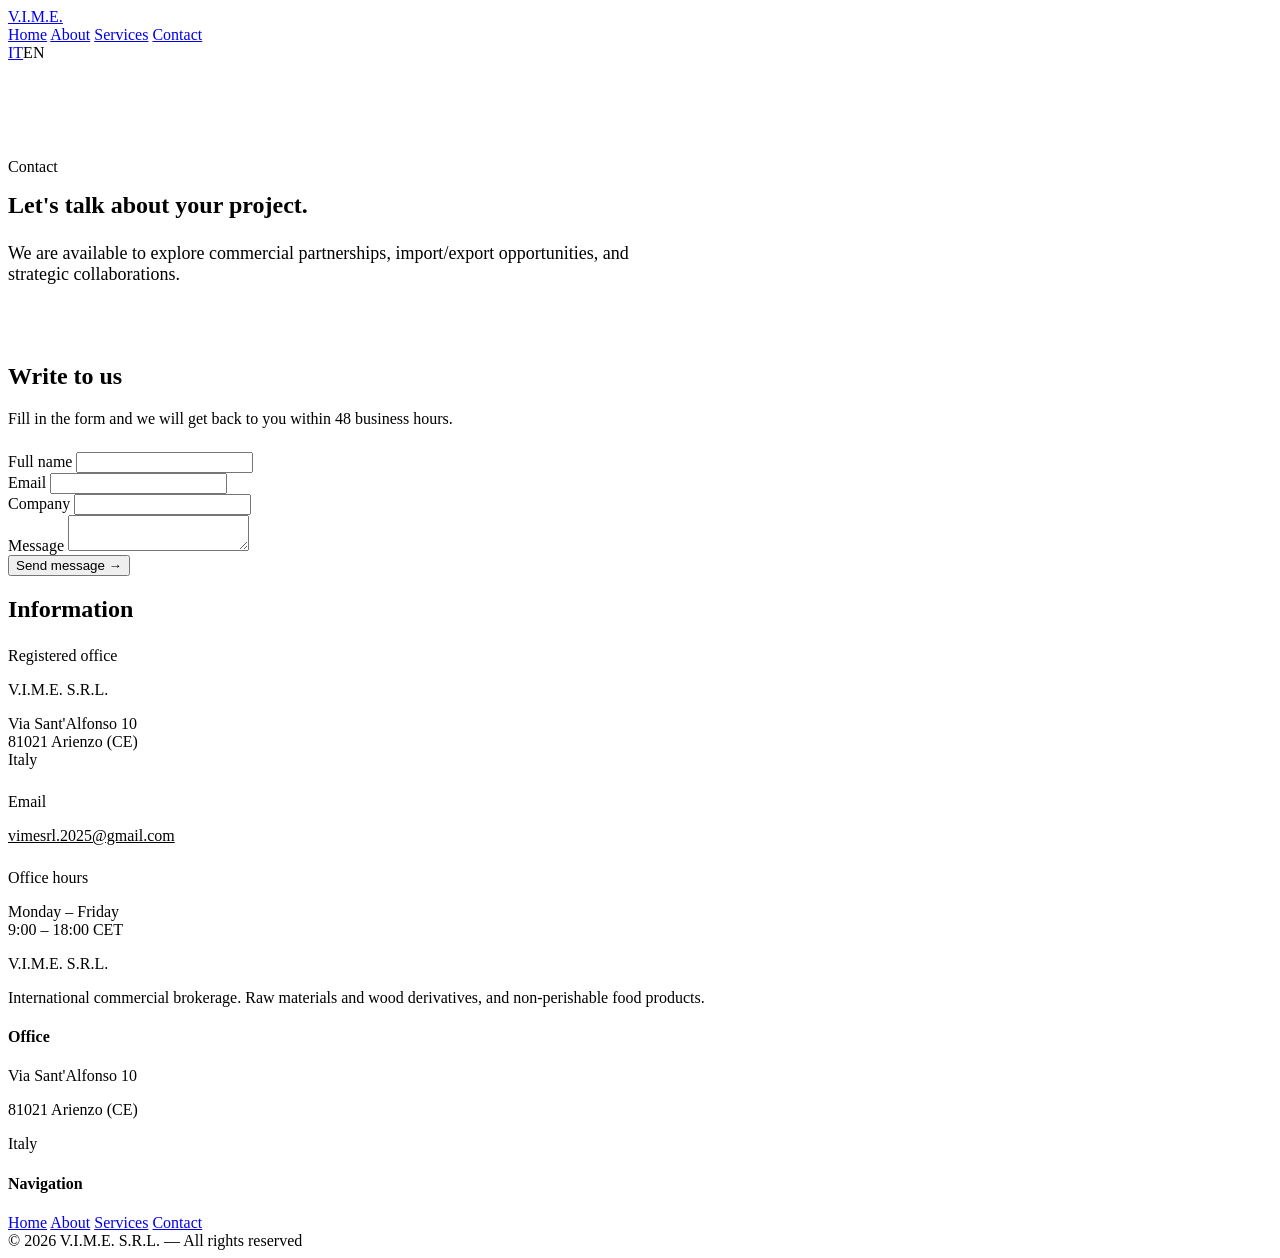
<file: en/contact.html>
<!doctype html>
<html lang="en">
<head>
<meta charset="utf-8" />
<meta name="viewport" content="width=device-width, initial-scale=1" />
<title>Contact — V.I.M.E. S.R.L.</title>
<meta name="description" content="Contact V.I.M.E. S.R.L. for international import/export opportunities. Headquartered in Arienzo (CE), Italy." />
<link rel="stylesheet" href="https://vimesrl.online/styles.css" />
</head>
<body>

<header class="site-header">
  <div class="container nav">
    <a href="https://vimesrl.online/en/index.html" class="brand">V.I.M.E.</a>
    <nav class="nav-links">
      <a href="https://vimesrl.online/en/index.html">Home</a>
      <a href="https://vimesrl.online/en/about.html">About</a>
      <a href="https://vimesrl.online/en/services.html">Services</a>
      <a href="https://vimesrl.online/en/contact.html" class="active">Contact</a>
    </nav>
    <div class="lang-switch"><a href="https://vimesrl.online/contatti.html">IT</a><span class="lang-active">EN</span></div>
  </div>
</header>

<section class="block" style="padding-top:80px; padding-bottom:40px;">
  <div class="container">
    <p class="eyebrow">Contact</p>
    <h1 class="serif h1" style="margin-top:12px;">Let's talk about your project.</h1>
    <p class="muted" style="margin-top:24px; font-size:18px; max-width:640px;">We are available to explore commercial partnerships, import/export opportunities, and strategic collaborations.</p>
  </div>
</section>

<section class="block">
  <div class="container split">
    <div>
      <h2 class="serif h2">Write to us</h2>
      <p class="muted" style="margin-top:12px; margin-bottom:24px;">Fill in the form and we will get back to you within 48 business hours.</p>
      <form class="form" id="contact-form" onsubmit="
        event.preventDefault();
        var email = document.getElementById('email').value;
        var anchor = document.getElementById('form-success-email');
        anchor.textContent = email;
        anchor.href = 'mailto:' + email;
        document.getElementById('form-success').style.display='block';
        this.reset();
      ">
        <div>
          <label for="nome">Full name</label>
          <input id="nome" type="text" required />
        </div>
        <div>
          <label for="email">Email</label>
          <input id="email" type="email" required />
        </div>
        <div>
          <label for="azienda">Company</label>
          <input id="azienda" type="text" />
        </div>
        <div>
          <label for="msg">Message</label>
          <textarea id="msg" required></textarea>
        </div>
        <button type="submit" class="btn btn-primary" style="justify-self:start;">Send message →</button>
        <div id="form-success" style="display:none; margin-top:16px; padding:16px; background:#f0faf4; border-left:3px solid var(--accent); color:var(--primary);">
          Thank you! We will get back to you shortly at:
          <a id="form-success-email" href="#" style="color:var(--accent);"></a>
        </div>
      </form>
    </div>
    <div>
      <h2 class="serif h2">Information</h2>
      <div style="margin-top:24px;">
        <div style="margin-bottom:24px;">
          <p class="eyebrow">Registered office</p>
          <p style="margin-top:8px; color:var(--primary); font-weight:500;">V.I.M.E. S.R.L.</p>
          <p class="muted">Via Sant'Alfonso 10<br/>81021 Arienzo (CE)<br/>Italy</p>
        </div>
        <div style="margin-bottom:24px;">
          <p class="eyebrow">Email</p>
          <p style="margin-top:8px;"><a href="mailto:vimesrl.2025@gmail.com" style="color:var(--accent);">vimesrl.2025@gmail.com</a></p>
        </div>
        <div>
          <p class="eyebrow">Office hours</p>
          <p class="muted" style="margin-top:8px;">Monday – Friday<br/>9:00 – 18:00 CET</p>
        </div>
      </div>
    </div>
  </div>
</section>

<footer class="site-footer">
  <div class="container grid">
    <div>
      <div class="brand" style="margin-bottom:12px;">V.I.M.E. S.R.L.</div>
      <p>International commercial brokerage. Raw materials and wood derivatives, and non-perishable food products.</p>
    </div>
    <div>
      <h4>Office</h4>
      <p>Via Sant'Alfonso 10</p>
      <p>81021 Arienzo (CE)</p>
      <p>Italy</p>
    </div>
    <div>
      <h4>Navigation</h4>
      <a href="https://vimesrl.online/en/index.html">Home</a>
      <a href="https://vimesrl.online/en/about.html">About</a>
      <a href="https://vimesrl.online/en/services.html">Services</a>
      <a href="https://vimesrl.online/en/contact.html">Contact</a>
    </div>
  </div>
  <div class="container copyright">© 2026 V.I.M.E. S.R.L. — All rights reserved</div>
</footer>

</body>
</html>
</file>
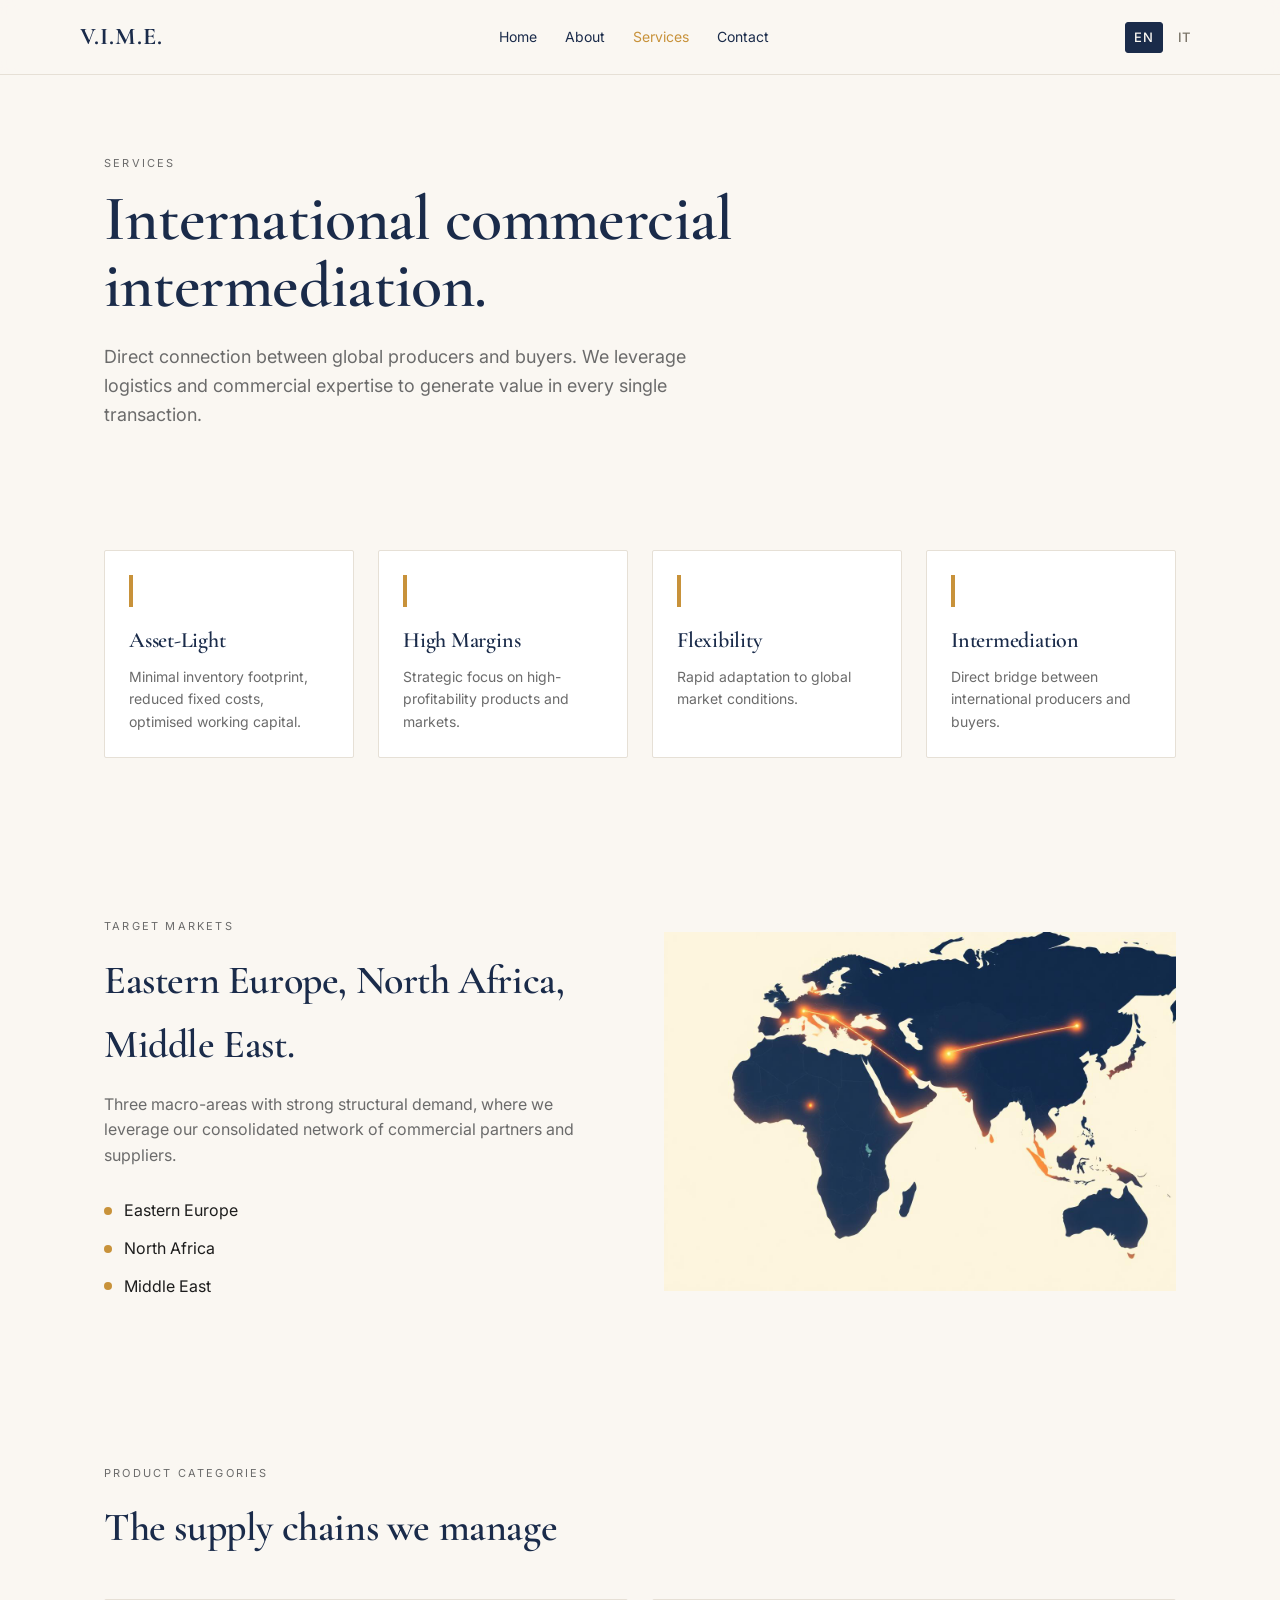
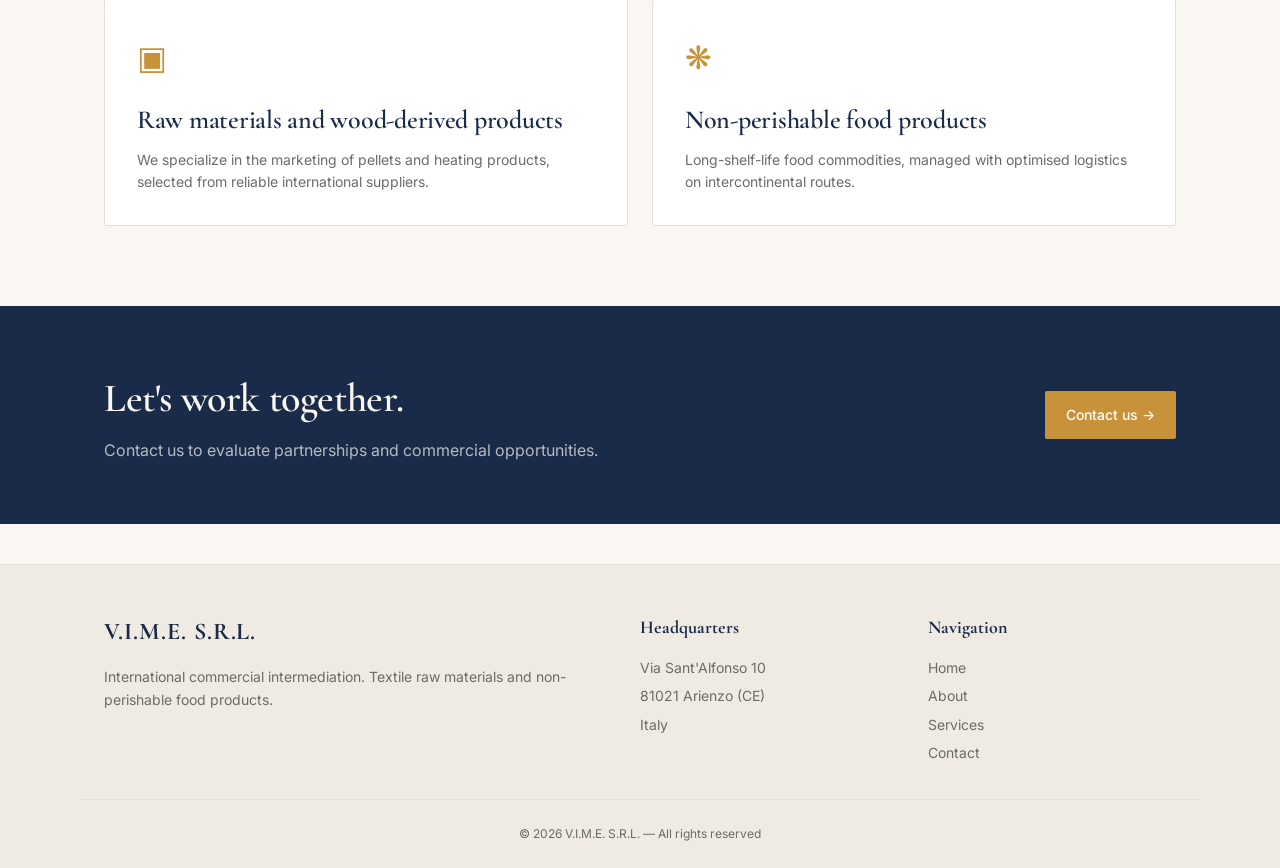
<file: en/services.html>
<!doctype html>
<html lang="en">
<head>
<meta charset="utf-8" />
<meta name="viewport" content="width=device-width, initial-scale=1" />
<title>Services — Import/Export V.I.M.E. S.R.L.</title>
<meta name="description" content="International commercial intermediation: textile raw materials and non-perishable food products across Eastern Europe, North Africa and the Middle East." />
<link rel="stylesheet" href="../styles.css" />
</head>
<body>

<header class="site-header">
  <div class="container nav">
    <a href="index.html" class="brand">V.I.M.E.</a>
    <nav class="nav-links">
      <a href="index.html">Home</a>
      <a href="about.html">About</a>
      <a href="services.html" class="active">Services</a>
      <a href="contact.html">Contact</a>
    </nav>
    <div class="lang-switch"><span class="lang-active">EN</span><a href="../servizi.html">IT</a></div>
  </div>
</header>

<section class="block" style="padding-top:80px; padding-bottom:40px;">
  <div class="container">
    <p class="eyebrow">Services</p>
    <h1 class="serif h1" style="margin-top:12px;">International commercial intermediation.</h1>
    <p class="muted" style="margin-top:24px; font-size:18px; max-width:640px;">Direct connection between global producers and buyers. We leverage logistics and commercial expertise to generate value in every single transaction.</p>
  </div>
</section>

<section class="block">
  <div class="container">
    <div class="grid grid-4">
      <div class="card"><div style="width:4px; height:32px; background:var(--accent); margin-bottom:16px;"></div><h3 class="serif h3">Asset-Light</h3><p>Minimal inventory footprint, reduced fixed costs, optimised working capital.</p></div>
      <div class="card"><div style="width:4px; height:32px; background:var(--accent); margin-bottom:16px;"></div><h3 class="serif h3">High Margins</h3><p>Strategic focus on high-profitability products and markets.</p></div>
      <div class="card"><div style="width:4px; height:32px; background:var(--accent); margin-bottom:16px;"></div><h3 class="serif h3">Flexibility</h3><p>Rapid adaptation to global market conditions.</p></div>
      <div class="card"><div style="width:4px; height:32px; background:var(--accent); margin-bottom:16px;"></div><h3 class="serif h3">Intermediation</h3><p>Direct bridge between international producers and buyers.</p></div>
    </div>
  </div>
</section>

<section class="block">
  <div class="container split">
    <div>
      <p class="eyebrow">Target markets</p>
      <h2 class="serif h2" style="margin-top:12px;">Eastern Europe, North Africa, Middle East.</h2>
      <p class="muted" style="margin-top:16px;">Three macro-areas with strong structural demand, where we leverage our consolidated network of commercial partners and suppliers.</p>
      <ul class="bullet-list">
        <li><span class="dot"></span> Eastern Europe</li>
        <li><span class="dot"></span> North Africa</li>
        <li><span class="dot"></span> Middle East</li>
      </ul>
    </div>
    <img src="../assets/services-map.jpg" alt="Target markets map" />
  </div>
</section>

<section class="block">
  <div class="container">
    <p class="eyebrow">Product categories</p>
    <h2 class="serif h2" style="margin-top:12px; margin-bottom:40px;">The supply chains we manage</h2>
    <div class="grid grid-2">
      <div class="card" style="padding:32px;">
        <div style="font-size:32px; color:var(--accent); margin-bottom:16px;">▣</div>
        <h3 class="serif" style="font-size:26px; color:var(--primary);">Raw materials and wood-derived products</h3>
        <p>We specialize in the marketing of pellets and heating products, selected from reliable international suppliers.</p>
      </div>
      <div class="card" style="padding:32px;">
        <div style="font-size:32px; color:var(--accent); margin-bottom:16px;">❋</div>
        <h3 class="serif" style="font-size:26px; color:var(--primary);">Non-perishable food products</h3>
        <p>Long-shelf-life food commodities, managed with optimised logistics on intercontinental routes.</p>
      </div>
    </div>
  </div>
</section>

<section class="stats">
  <div class="container" style="padding:60px 24px; display:flex; justify-content:space-between; align-items:center; gap:24px; flex-wrap:wrap;">
    <div>
      <h2 class="serif h2" style="color:var(--primary-fg);">Let's work together.</h2>
      <p style="color:rgba(250,247,242,0.7); margin-top:8px;">Contact us to evaluate partnerships and commercial opportunities.</p>
    </div>
    <a class="btn btn-accent" href="contact.html">Contact us →</a>
  </div>
</section>

<footer class="site-footer">
  <div class="container grid">
    <div>
      <div class="brand" style="margin-bottom:12px;">V.I.M.E. S.R.L.</div>
      <p>International commercial intermediation. Textile raw materials and non-perishable food products.</p>
    </div>
    <div>
      <h4>Headquarters</h4>
      <p>Via Sant'Alfonso 10</p>
      <p>81021 Arienzo (CE)</p>
      <p>Italy</p>
    </div>
    <div>
      <h4>Navigation</h4>
      <a href="index.html">Home</a>
      <a href="about.html">About</a>
      <a href="services.html">Services</a>
      <a href="contact.html">Contact</a>
    </div>
  </div>
  <div class="container copyright">© 2026 V.I.M.E. S.R.L. — All rights reserved</div>
</footer>

</body>
</html>
</file>
<file: styles.css>
@import url('https://fonts.googleapis.com/css2?family=Cormorant+Garamond:wght@500;600;700&family=Inter:wght@400;500;600&display=swap');

:root {
  --bg: #faf7f2;
  --card: #ffffff;
  --primary: #1a2b4a;
  --primary-fg: #faf7f2;
  --muted: #6b6b6b;
  --border: #e6e0d6;
  --accent: #c8923a;
  --secondary: #f0ebe2;
}

* { box-sizing: border-box; margin: 0; padding: 0; }
html { scroll-behavior: smooth; }
body {
  font-family: 'Inter', system-ui, sans-serif;
  background: var(--bg);
  color: #1d1d1d;
  line-height: 1.6;
  -webkit-font-smoothing: antialiased;
}
img { max-width: 100%; height: auto; display: block; }
a { color: inherit; text-decoration: none; }

.serif { font-family: 'Cormorant Garamond', serif; font-weight: 600; letter-spacing: -0.01em; }
.container { max-width: 1120px; margin: 0 auto; padding: 0 24px; }
.muted { color: var(--muted); }
.eyebrow { font-size: 11px; letter-spacing: 0.2em; text-transform: uppercase; color: var(--muted); }

/* Header */
.site-header {
  position: sticky; top: 0; z-index: 50;
  background: rgba(250,247,242,0.9);
  backdrop-filter: blur(8px);
  border-bottom: 1px solid var(--border);
}
.nav { display: flex; align-items: center; justify-content: space-between; padding: 18px 0; }
.brand { font-family: 'Cormorant Garamond', serif; font-size: 24px; color: var(--primary); font-weight: 700; letter-spacing: 0.04em; }
.nav-links { display: flex; gap: 28px; font-size: 14px; }
.nav-links a { color: var(--primary); transition: color .2s; }
.nav-links a:hover, .nav-links a.active { color: var(--accent); }

/* Buttons */
.btn { display: inline-flex; align-items: center; gap: 8px; padding: 12px 20px; border-radius: 2px; font-size: 14px; font-weight: 500; transition: all .2s; cursor: pointer; border: 1px solid transparent; }
.btn-primary { background: var(--primary); color: var(--primary-fg); }
.btn-primary:hover { background: #243a63; }
.btn-outline { border-color: rgba(26,43,74,0.2); color: var(--primary); }
.btn-outline:hover { background: var(--secondary); }
.btn-accent { background: var(--accent); color: #fff; }
.btn-accent:hover { background: #b07f2c; }

/* Hero */
.hero { position: relative; overflow: hidden; }
.hero-bg { position: absolute; inset: 0; }
.hero-bg img { width: 100%; height: 100%; object-fit: cover; }
.hero-overlay { position: absolute; inset: 0; background: linear-gradient(to right, var(--bg), rgba(250,247,242,0.85) 50%, rgba(250,247,242,0.3)); }
.hero-inner { position: relative; padding: 120px 0 160px; }
.tag { display: inline-flex; align-items: center; gap: 8px; font-size: 11px; letter-spacing: 0.2em; text-transform: uppercase; background: rgba(200,146,58,0.2); color: #6b4a14; padding: 6px 12px; border-radius: 2px; }
.tag .dot { width: 6px; height: 6px; border-radius: 50%; background: var(--accent); }
.h1 { font-size: clamp(40px, 6vw, 64px); line-height: 1.05; color: var(--primary); max-width: 720px; margin-top: 24px; }
.hero p.lead { margin-top: 24px; font-size: 18px; color: var(--muted); max-width: 480px; }
.hero-actions { margin-top: 32px; display: flex; gap: 12px; flex-wrap: wrap; }

/* Sections */
section.block { padding: 80px 0; }
.h2 { font-size: clamp(30px, 4vw, 40px); color: var(--primary); }
.h3 { font-size: 22px; color: var(--primary); }

/* Grid */
.grid { display: grid; gap: 24px; }
.grid-2 { grid-template-columns: repeat(2, 1fr); }
.grid-3 { grid-template-columns: repeat(3, 1fr); }
.grid-4 { grid-template-columns: repeat(4, 1fr); }
@media (max-width: 860px) { .grid-2, .grid-3, .grid-4 { grid-template-columns: 1fr; } }

.card {
  background: var(--card); border: 1px solid var(--border);
  padding: 24px; border-radius: 2px; transition: border-color .2s;
}
.card:hover { border-color: var(--accent); }
.card .icon { width: 40px; height: 40px; display: grid; place-items: center; background: rgba(26,43,74,0.05); border-radius: 2px; margin-bottom: 16px; color: var(--primary); }
.card p { font-size: 14px; color: var(--muted); margin-top: 8px; }

.split { display: grid; grid-template-columns: 1fr 1fr; gap: 48px; align-items: center; }
@media (max-width: 860px) { .split { grid-template-columns: 1fr; } }

/* Stats */
.stats { background: var(--primary); color: var(--primary-fg); }
.stats .grid { padding: 60px 0; text-align: center; }
.stat-k { font-family: 'Cormorant Garamond', serif; font-size: 48px; color: var(--accent); font-weight: 600; }
.stat-v { margin-top: 8px; font-size: 14px; color: rgba(250,247,242,0.7); }

/* CTA */
.cta { background: rgba(240,235,226,0.5); border: 1px solid var(--border); padding: 48px; border-radius: 2px; display: flex; justify-content: space-between; align-items: center; gap: 24px; flex-wrap: wrap; }

/* Before/After */
.ba-card { padding: 32px; border-radius: 2px; }
.ba-old { border: 1px solid var(--border); background: var(--card); }
.ba-new { border: 1px solid var(--accent); background: rgba(200,146,58,0.08); }
.ba-card ul { list-style: none; margin-top: 16px; font-size: 14px; color: var(--muted); }
.ba-card li { padding: 4px 0; }

/* Pillar list */
.pillar { border-left: 2px solid var(--accent); padding-left: 24px; }
.pillar h3 { font-family: 'Cormorant Garamond', serif; font-size: 24px; color: var(--primary); }
.pillar p { margin-top: 6px; color: var(--muted); }

/* Form */
.form { display: grid; gap: 16px; max-width: 560px; }
.form label { font-size: 13px; color: var(--primary); font-weight: 500; }
.form input, .form textarea {
  width: 100%; padding: 12px 14px; border: 1px solid var(--border);
  background: var(--card); border-radius: 2px; font: inherit; color: inherit;
}
.form input:focus, .form textarea:focus { outline: 2px solid var(--accent); outline-offset: -1px; }
.form textarea { min-height: 140px; resize: vertical; }

/* Footer */
.site-footer { border-top: 1px solid var(--border); background: var(--secondary); padding: 48px 0 24px; margin-top: 40px; font-size: 14px; }
.site-footer .grid { grid-template-columns: 2fr 1fr 1fr; gap: 40px; }
@media (max-width: 860px) { .site-footer .grid { grid-template-columns: 1fr; } }
.site-footer h4 { font-family: 'Cormorant Garamond', serif; color: var(--primary); font-size: 18px; margin-bottom: 12px; }
.site-footer p, .site-footer a { color: var(--muted); display: block; padding: 3px 0; }
.copyright { text-align: center; margin-top: 32px; padding-top: 24px; border-top: 1px solid var(--border); color: var(--muted); font-size: 12px; }

.bullet-list { list-style: none; margin-top: 24px; }
.bullet-list li { display: flex; align-items: center; gap: 12px; padding: 6px 0; }
.bullet-list .dot { width: 8px; height: 8px; border-radius: 50%; background: var(--accent); flex-shrink: 0; }

/* Language switcher */
.lang-switch{display:inline-flex;gap:6px;align-items:center;margin-left:20px;font-size:13px;font-weight:500;letter-spacing:.05em}
.lang-switch a{color:#7a7468;text-decoration:none;padding:4px 8px;border:1px solid transparent;border-radius:3px;transition:all .15s}
.lang-switch a:hover{color:#1a2b4a;border-color:#1a2b4a}
.lang-switch .lang-active{padding:4px 8px;border:1px solid #1a2b4a;border-radius:3px;color:#1a2b4a;background:#1a2b4a;color:#faf7f2}
.site-header .nav{flex-wrap:wrap}
</file>
